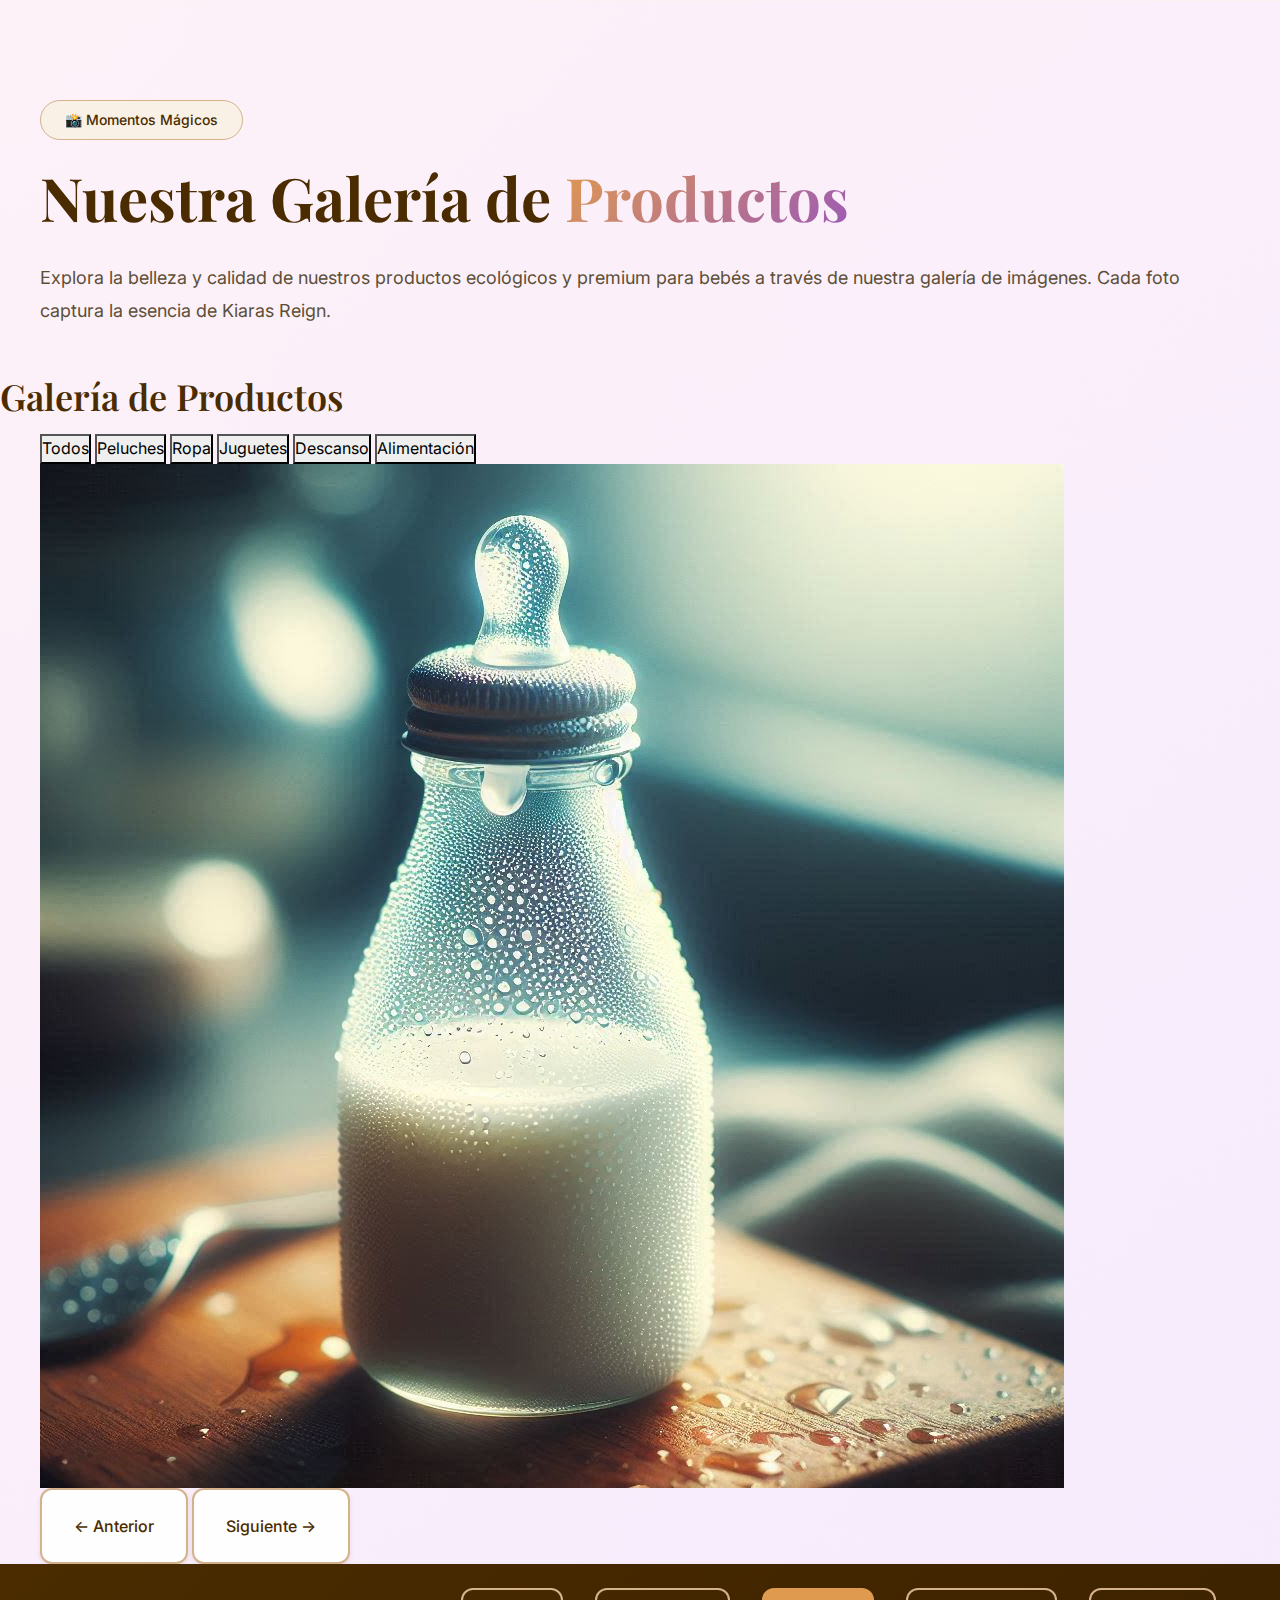
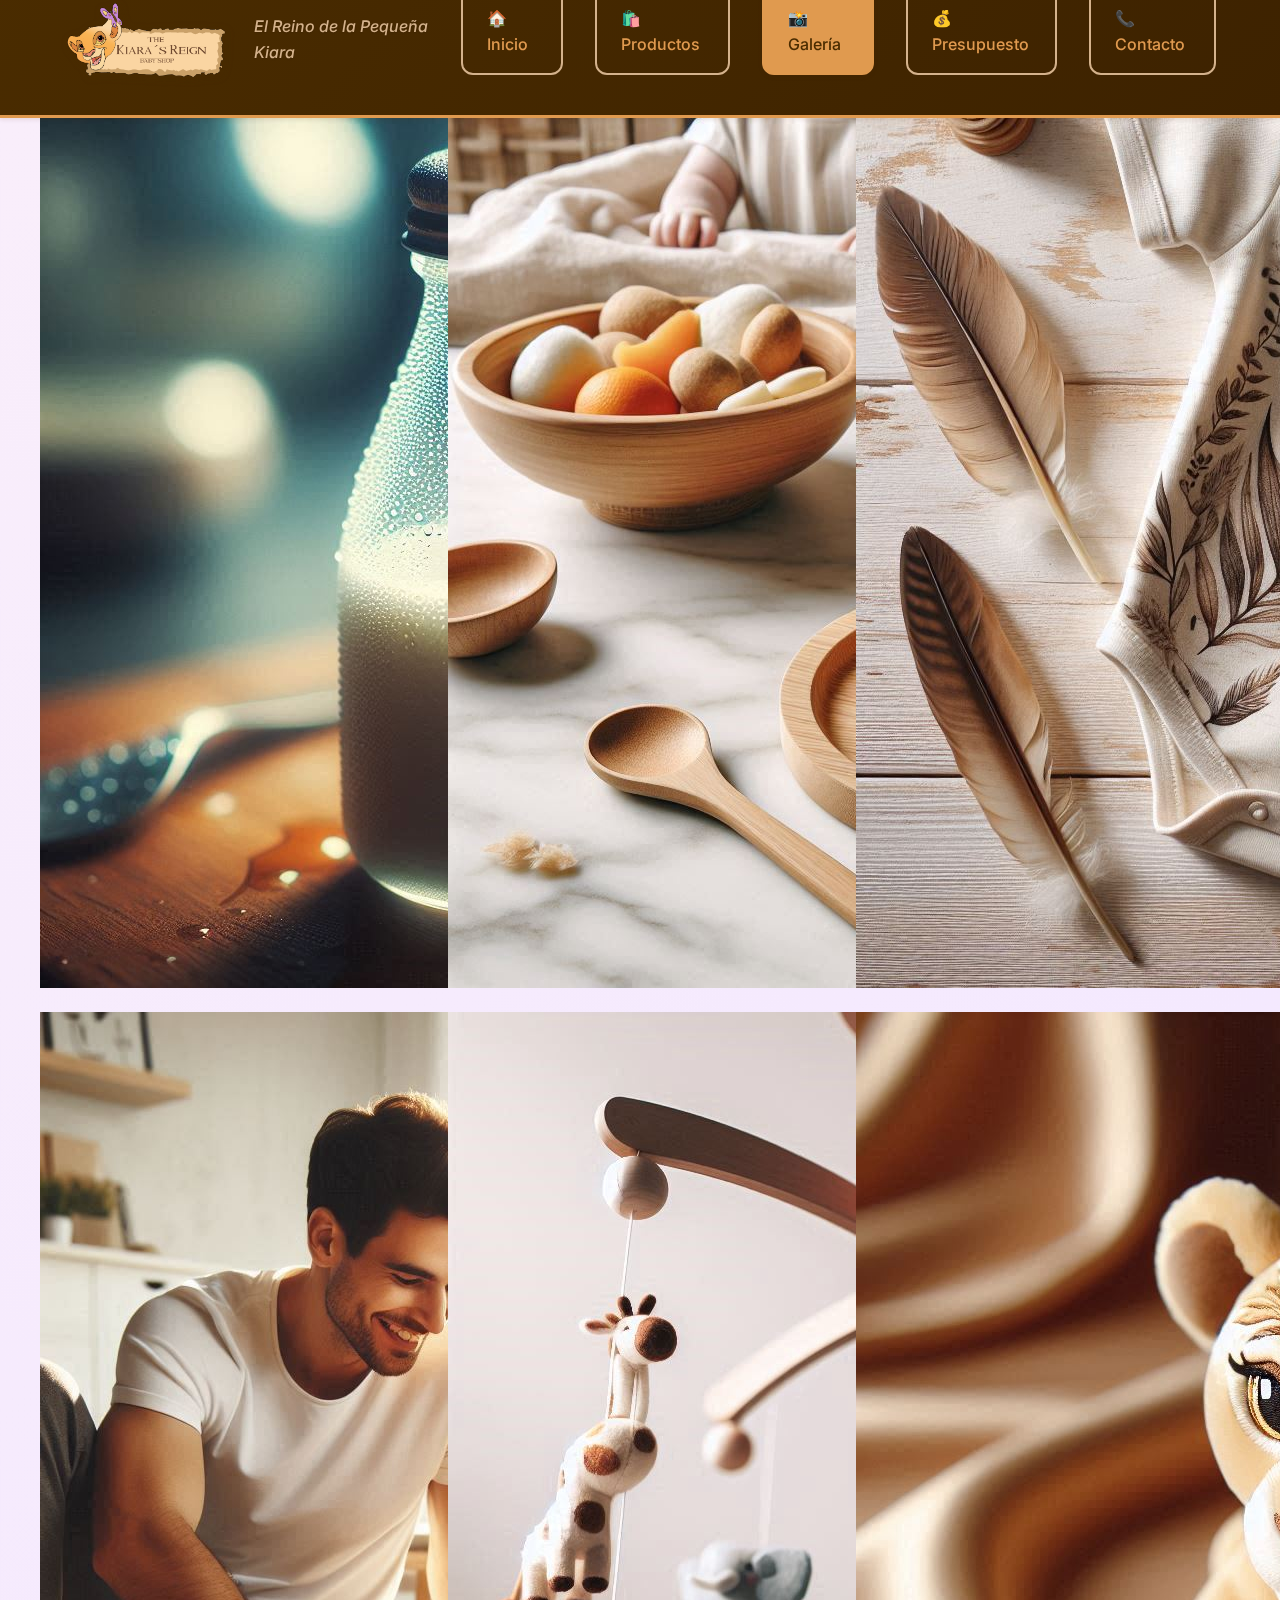
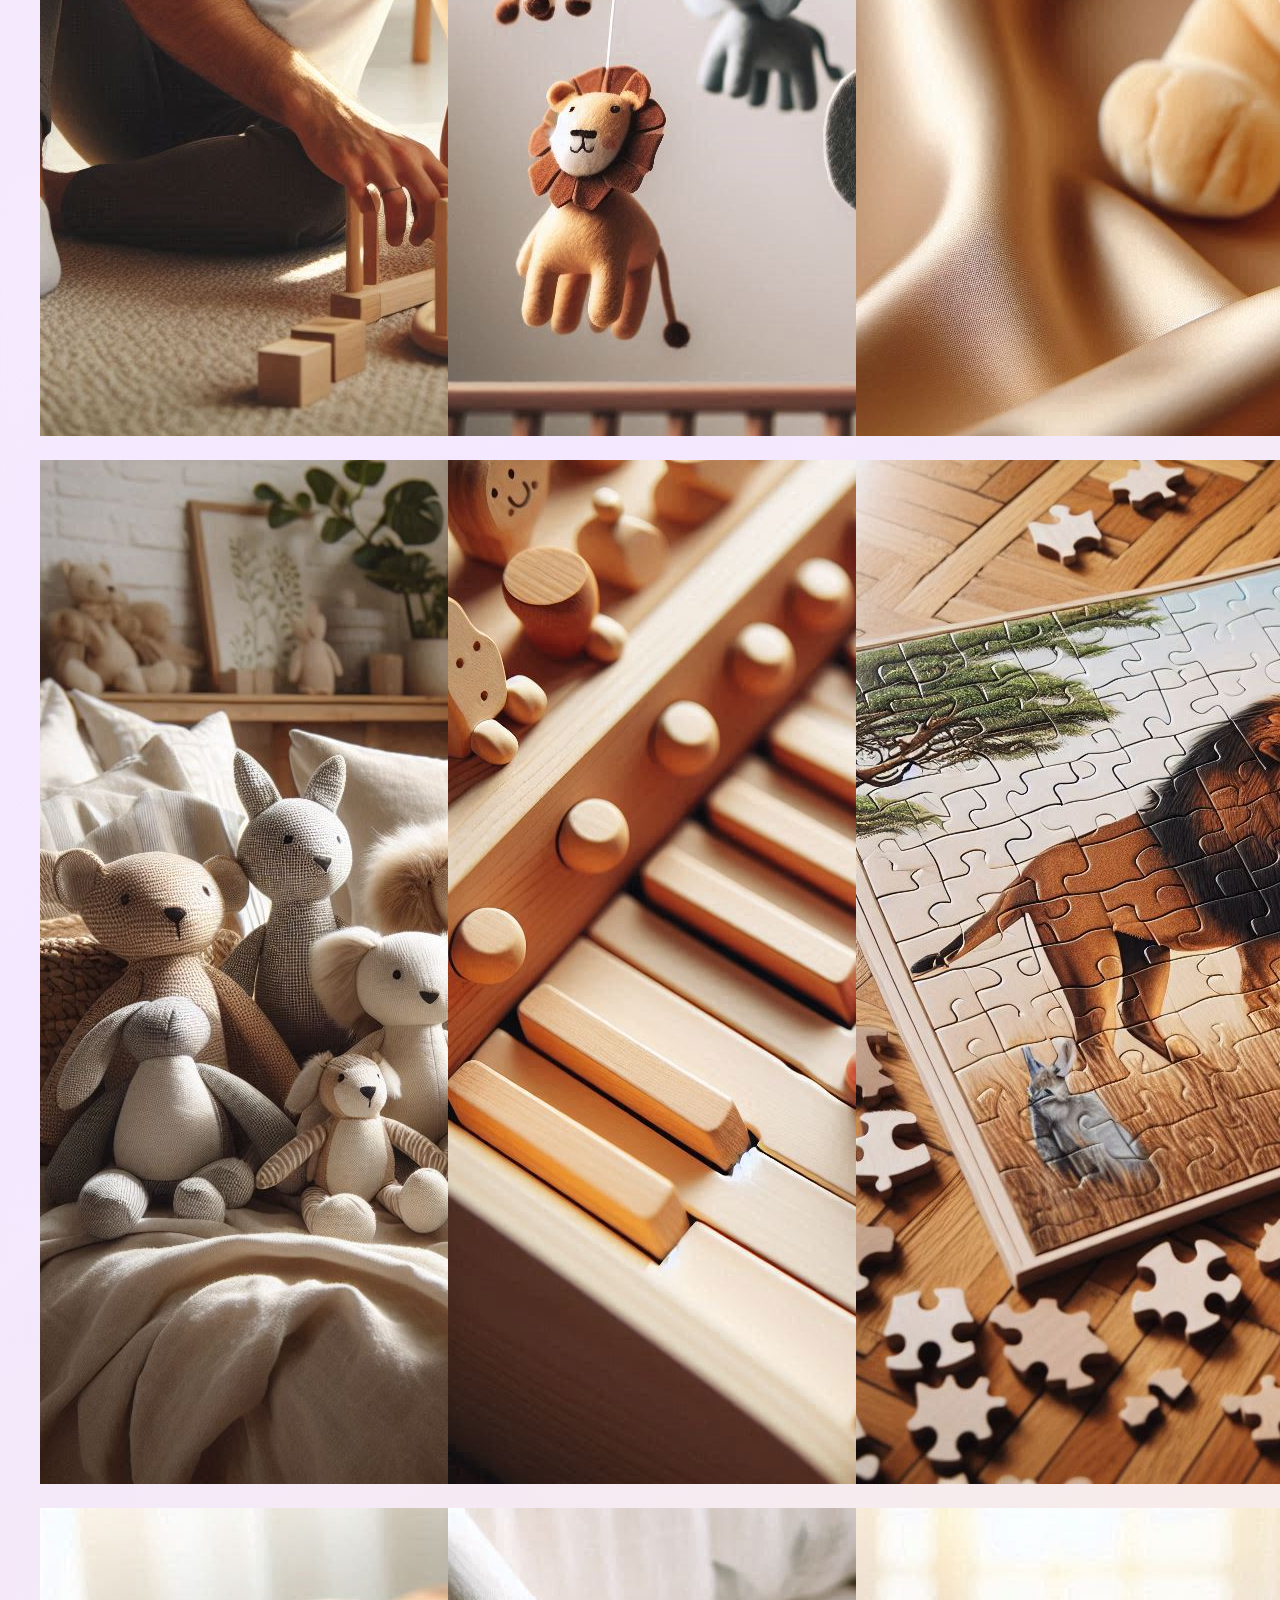
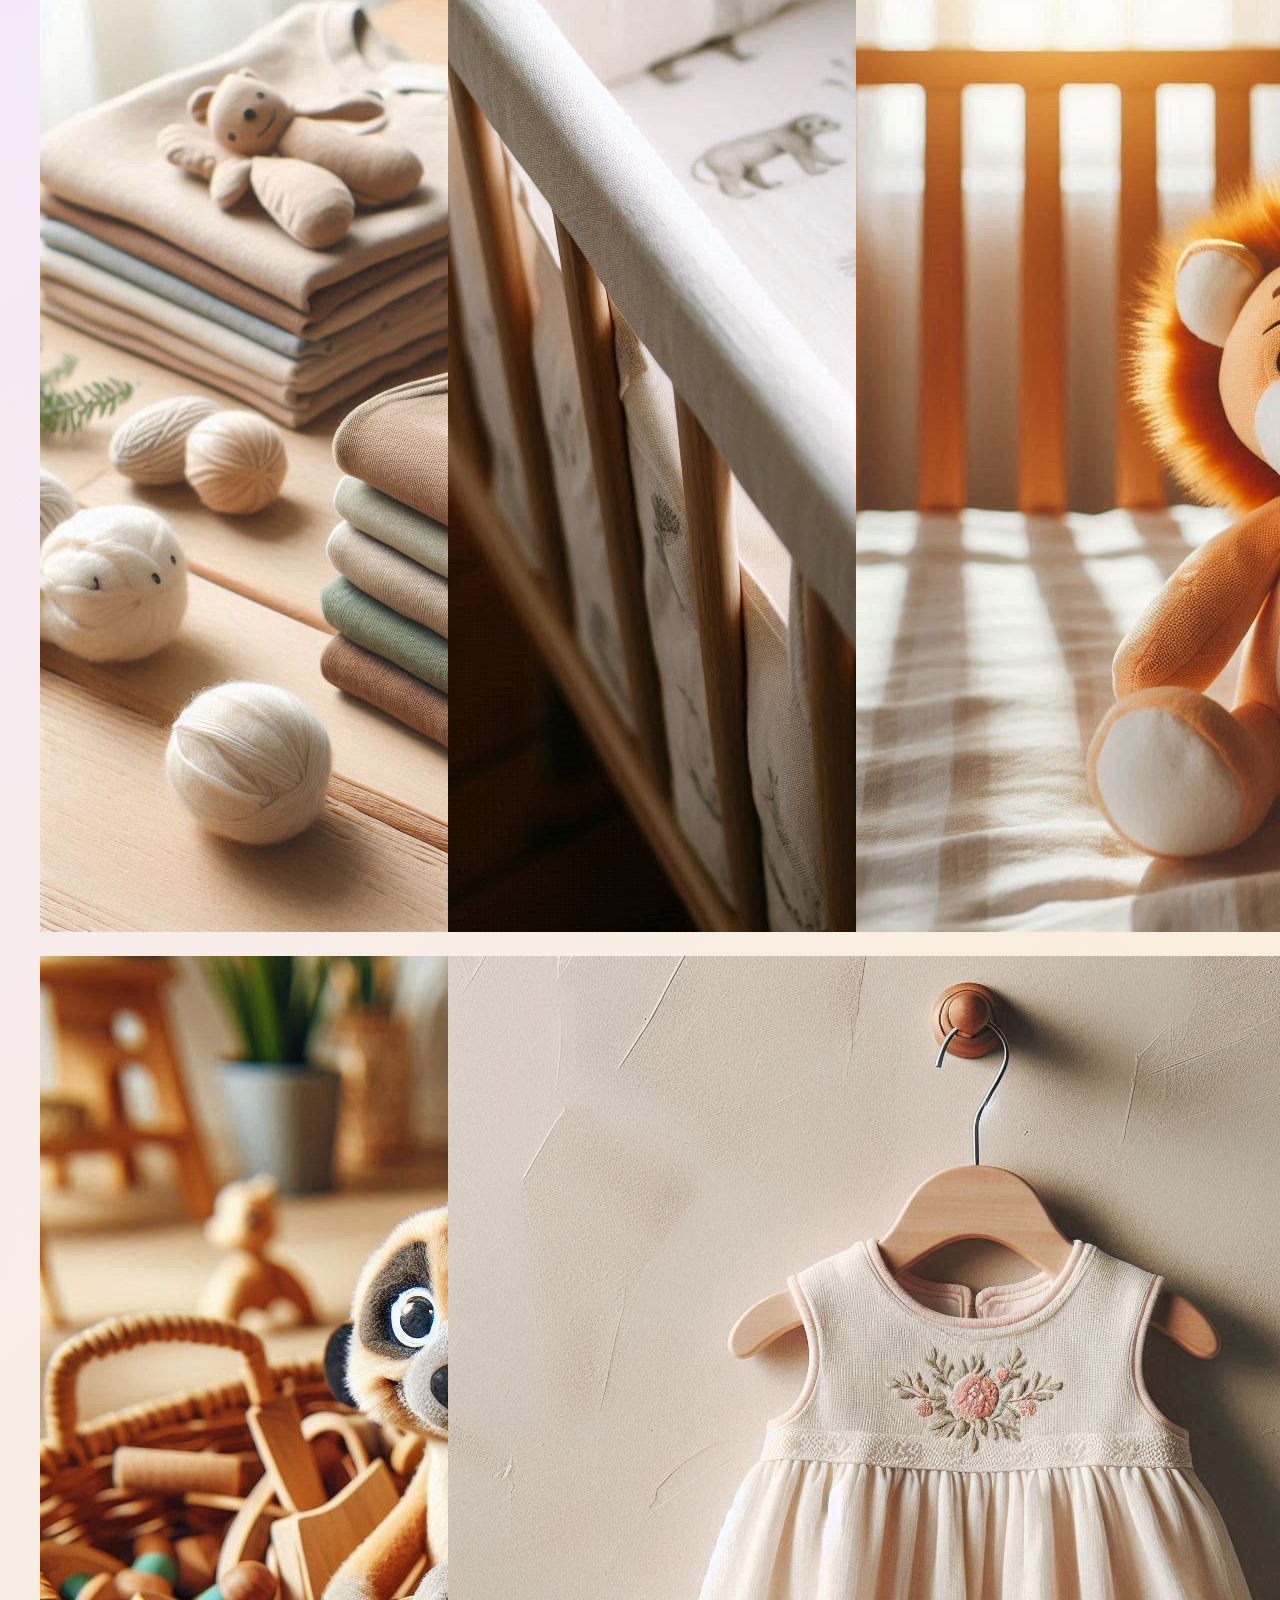
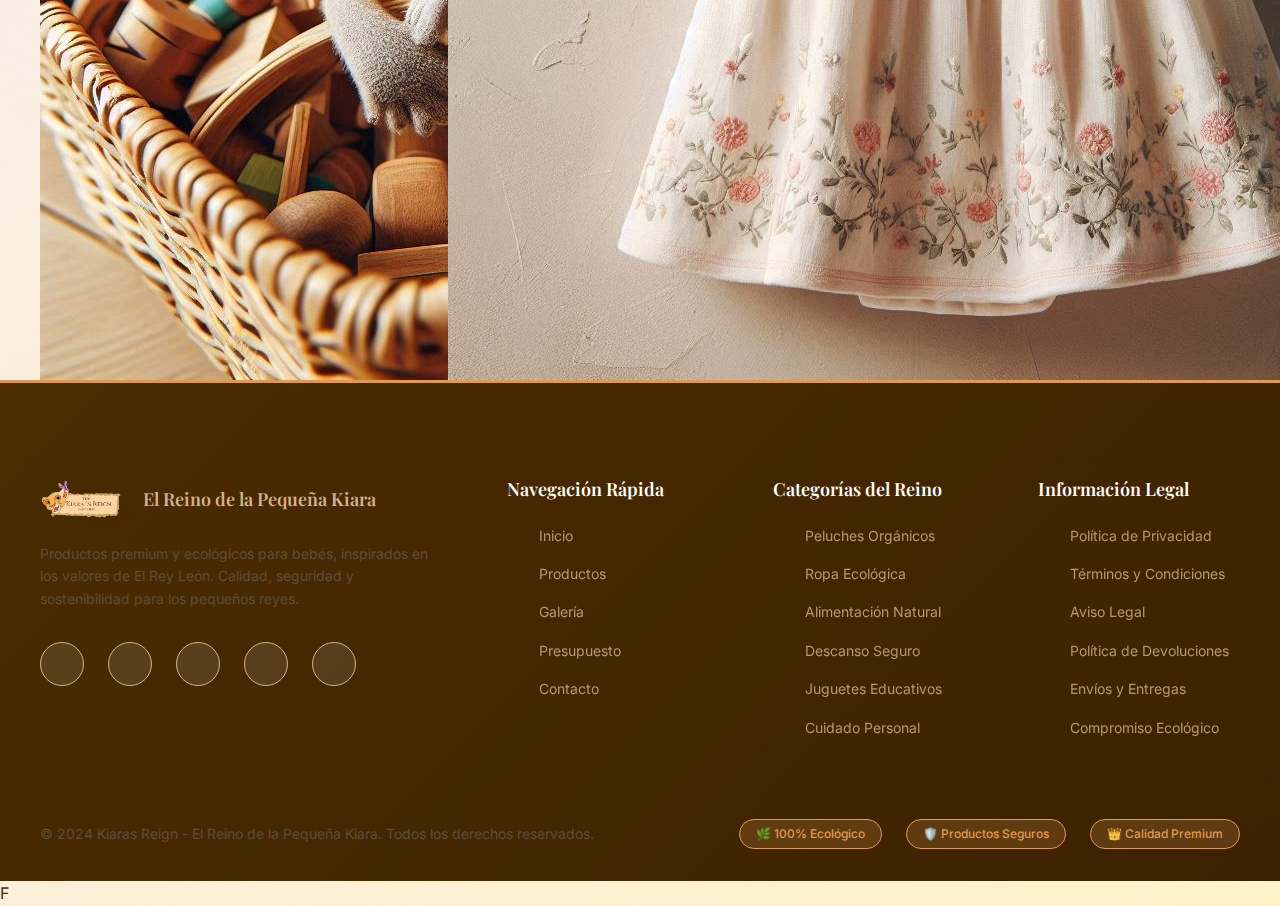
<file: views/galeria.html>
<!DOCTYPE html>
<html lang="es">
<head>
    <meta charset="UTF-8">
    <meta name="viewport" content="width=device-width, initial-scale=1.0">
    <title>Galeria | Kiaras Reign - Tu Reino de Productos Premium para Bebés</title>
    <meta name="description" content="Explora nuestra galería de imágenes de productos ecológicos y premium para bebés. Inspiración y calidad en cada detalle.">
    <meta name="keywords" content="galeria bebés, fotos productos ecológicos, imágenes Rey León, Kiaras Reign, productos premium">
    <meta name="author" content="Kiaras Reign Baby Shop">
    <meta name="robots" content="index, follow">
    
    <!-- Open Graph -->
    <meta property="og:title" content="Galeria | Kiaras Reign">
    <meta property="og:description" content="Explora nuestra galería de productos premium y ecológicos para bebés">
    <meta property="og:type" content="website">
    <meta property="og:url" content="https://kiarasreign.com/galeria">
    <meta property="og:image" content="https://kiarasreign.com/images/galeria-og.jpg">
    
    <link rel="canonical" href="https://kiarasreign.com/galeria">
     <!-- Enlace al CSS de Bootstrap -->
    <link href="https://cdn.jsdelivr.net/npm/bootstrap@5.3.3/dist/css/bootstrap.min.css" rel="stylesheet" integrity="sha384-QWTKZyjpPEjISv5WaRU9OFeRpok6YctnYmDr5pNlyT2bRjXh0JMhjY6hW+ALEwIH" crossorigin="anonymous">
    <link rel="stylesheet" href="../css/style.css">
    <link rel="preconnect" href="https://fonts.googleapis.com">
    <link rel="preconnect" href="https://fonts.gstatic.com" crossorigin>
    <link href="https://fonts.googleapis.com/css2?family=Playfair+Display:wght@400;600;700&family=Inter:wght@300;400;500;600&display=swap" rel="stylesheet">

   
    <link rel="stylesheet" href="https://cdnjs.cloudflare.com/ajax/libs/font-awesome/6.5.2/css/all.min.css" integrity="sha512-SnH5WK+bZxgPHs44uWIX+LLJAJ9/2PkPKZ5QiAj6Ta86w+fsb2TkcmfRyVX3pBnMFcV7oQPJkl9QevSCWr3W6A==" crossorigin="anonymous" referrerpolicy="no-referrer" >
</head>
<body>
    <!-- Header Principal -->
    <header class="main-header">
        <nav class="navbar">
            <div class="nav-container">
                <div class="logo">
                    <div class="logo-icon">
                        <img src="../images/logo.png" width="1241" height="570" alt="Kiaras Reign - El Reino de la Pequeña Kiara" class="logo-image">
                    </div>
                    <div class="logo-text">
                        <span class="tagline">El Reino de la Pequeña Kiara</span>
                    </div>
                </div>

                <ul class="nav-menu">
                    <li><a href="../index.html" class="nav-link">🏠 Inicio</a></li>
                    <li><a href="productos.html" class="nav-link">🛍️ Productos</a></li>
                    <li><a href="galeria.html" class="nav-link active">📸 Galería</a></li>
                    <li><a href="presupuesto.html" class="nav-link">💰 Presupuesto</a></li>
                    <li><a href="contacto.html" class="nav-link">📞 Contacto</a></li>
                </ul>
                <div class="hamburger">
                    <span></span>
                    <span></span>
                    <span></span>
                </div>
            </div>
        </nav>
    </header>

    <!-- Contenido Principal -->
    <main class="main-content">
        <!-- Hero de Galería -->
        <section class="gallery-hero">
            <div class="container">
                <div class="hero-content">
                    <div class="section-badge">📸 Momentos Mágicos</div>
                    <h1 class="hero-title">
                        Nuestra Galería de 
                        <span class="text-gradient">Productos</span>
                    </h1>
                    <p class="hero-description">
                        Explora la belleza y calidad de nuestros productos ecológicos y premium para bebés a través de nuestra galería de imágenes. Cada foto captura la esencia de Kiaras Reign.
                    </p>
                </div>
            </div>
        </section>

        <!-- Sección de Galería Principal -->

<section class="gallery-main-section">

    <h2>Galería de Productos</h2>
    <div class="container">
        <!-- Filtros de la Galería -->
        <div class="gallery-filters">
            <button class="filter-btn active" data-category="all">Todos</button>
            <button class="filter-btn" data-category="peluches">Peluches</button>
            <button class="filter-btn" data-category="ropa">Ropa</button>
            <button class="filter-btn" data-category="juguetes">Juguetes</button>
            <button class="filter-btn" data-category="descanso">Descanso</button>
            <button class="filter-btn" data-category="alimentacion">Alimentación</button>
        </div>

        <!-- Visor Principal de la Galería -->
        <div class="gallery-display">
            <img src="../images/bodegón.jpg" alt="Imagen principal de la galería" id="main-gallery-image" class="main-gallery-image">
            <div class="gallery-controls">
                <button id="prev-btn" class="btn btn-secondary">← Anterior</button>
                <button id="next-btn" class="btn btn-secondary">Siguiente →</button>
            </div>
        </div>

        <!-- Grid de Miniaturas -->
                        <div class="row row-cols-1 row-cols-md-2 row-cols-lg-3 g-4" id="gallery-grid">

            <!-- Las imágenes de la galería se cargarán aquí  -->
        </div>
    </div>
</section>

    </main>

    <!-- Footer -->
    <footer class="main-footer">
        <div class="container">
            <div class="footer-content">
                <div class="footer-section">
                    <div class="footer-logo">
                        <div class="logo-icon"><img src="../images/logo.png" width="1241" height="570" alt="Kiaras Reign" class="footer-logo-image"></div>
                        <div class="logo-text">
                            <span>El Reino de la Pequeña Kiara</span>
                            
                        </div>
                    </div>
                    <p class="footer-description">
                        Productos premium y ecológicos para bebés, inspirados en los valores 
                        de El Rey León. Calidad, seguridad y sostenibilidad para los pequeños reyes.
                    </p>
                    <div class="footer-social">
                         <a href="#" class="social-icon-link" aria-label="Facebook">
                             <i class="fab fa-facebook-f"></i>
                         </a>
                         <a href="#" class="social-icon-link" aria-label="Instagram">
                             <i class="fab fa-instagram"></i>
                         </a>
                         <a href="#" class="social-icon-link" aria-label="TikTok">
                             <i class="fab fa-tiktok"></i>
                         </a>
                         <a href="#" class="social-icon-link" aria-label="YouTube">
                             <i class="fab fa-youtube"></i>
                         </a>
                         <a href="#" class="social-icon-link" aria-label="Pinterest">
                             <i class="fab fa-pinterest"></i>
                         </a>
</div>
                </div>
                
                <div class="footer-section">
                    <h4 class="footer-title">Navegación Rápida</h4>
                    <ul class="footer-links">
                        <li><a href="index.html"> Inicio</a></li>
                        <li><a href="productos.html"> Productos</a></li>
                        <li><a href="galeria.html">Galería</a></li> 
                        <li><a href="presupuesto.html"> Presupuesto</a></li>
                        <li><a href="contacto.html"> Contacto</a></li>
                    </ul>
                </div>
                
                <div class="footer-section">
                    <h4 class="footer-title">Categorías del Reino</h4>
                    <ul class="footer-links">
                        <li><a href="productos.html"> Peluches Orgánicos</a></li>
                        <li><a href="productos.html"> Ropa Ecológica</a></li>
                        <li><a href="productos.html"> Alimentación Natural</a></li>
                        <li><a href="productos.html"> Descanso Seguro</a></li>
                        <li><a href="productos.html"> Juguetes Educativos</a></li>
                        <li><a href="productos.html"> Cuidado Personal</a></li>
                    </ul>
                </div>
                
                <div class="footer-section">
                    <h4 class="footer-title">Información Legal</h4>
                    <ul class="footer-links">
                        <li><a href="#"> Política de Privacidad</a></li>
                        <li><a href="#"> Términos y Condiciones</a></li>
                        <li><a href="#"> Aviso Legal</a></li>
                        <li><a href="#"> Política de Devoluciones</a></li>
                        <li><a href="#"> Envíos y Entregas</a></li>
                        <li><a href="#"> Compromiso Ecológico</a></li>
                    </ul>
                </div>
            </div>
            
            <div class="footer-bottom">
                <div class="footer-bottom-content">
                    <p>&copy; 2024 Kiaras Reign - El Reino de la Pequeña Kiara. Todos los derechos reservados.</p>
                    <div class="footer-badges">
                        <span class="badge">🌿 100% Ecológico</span>
                        <span class="badge">🛡️ Productos Seguros</span>
                        <span class="badge">👑 Calidad Premium</span>
                    </div>
                </div>
            </div>
        </div>
    </footer>

    <script src="../js/script.js"></script>

        <!-- Enlace al JavaScript de Bootstrap (Bundle con Popper ) -->
    <script src="https://cdn.jsdelivr.net/npm/bootstrap@5.3.3/dist/js/bootstrap.bundle.min.js" integrity="sha384-YvpcrYf0tY3lHB60NNkmXc5s9fDVZLESaAA55NDzOxhy9GkcIdslK1eN7N6jIeHz" crossorigin="anonymous"></script>

</body>
</html>
F
</file>
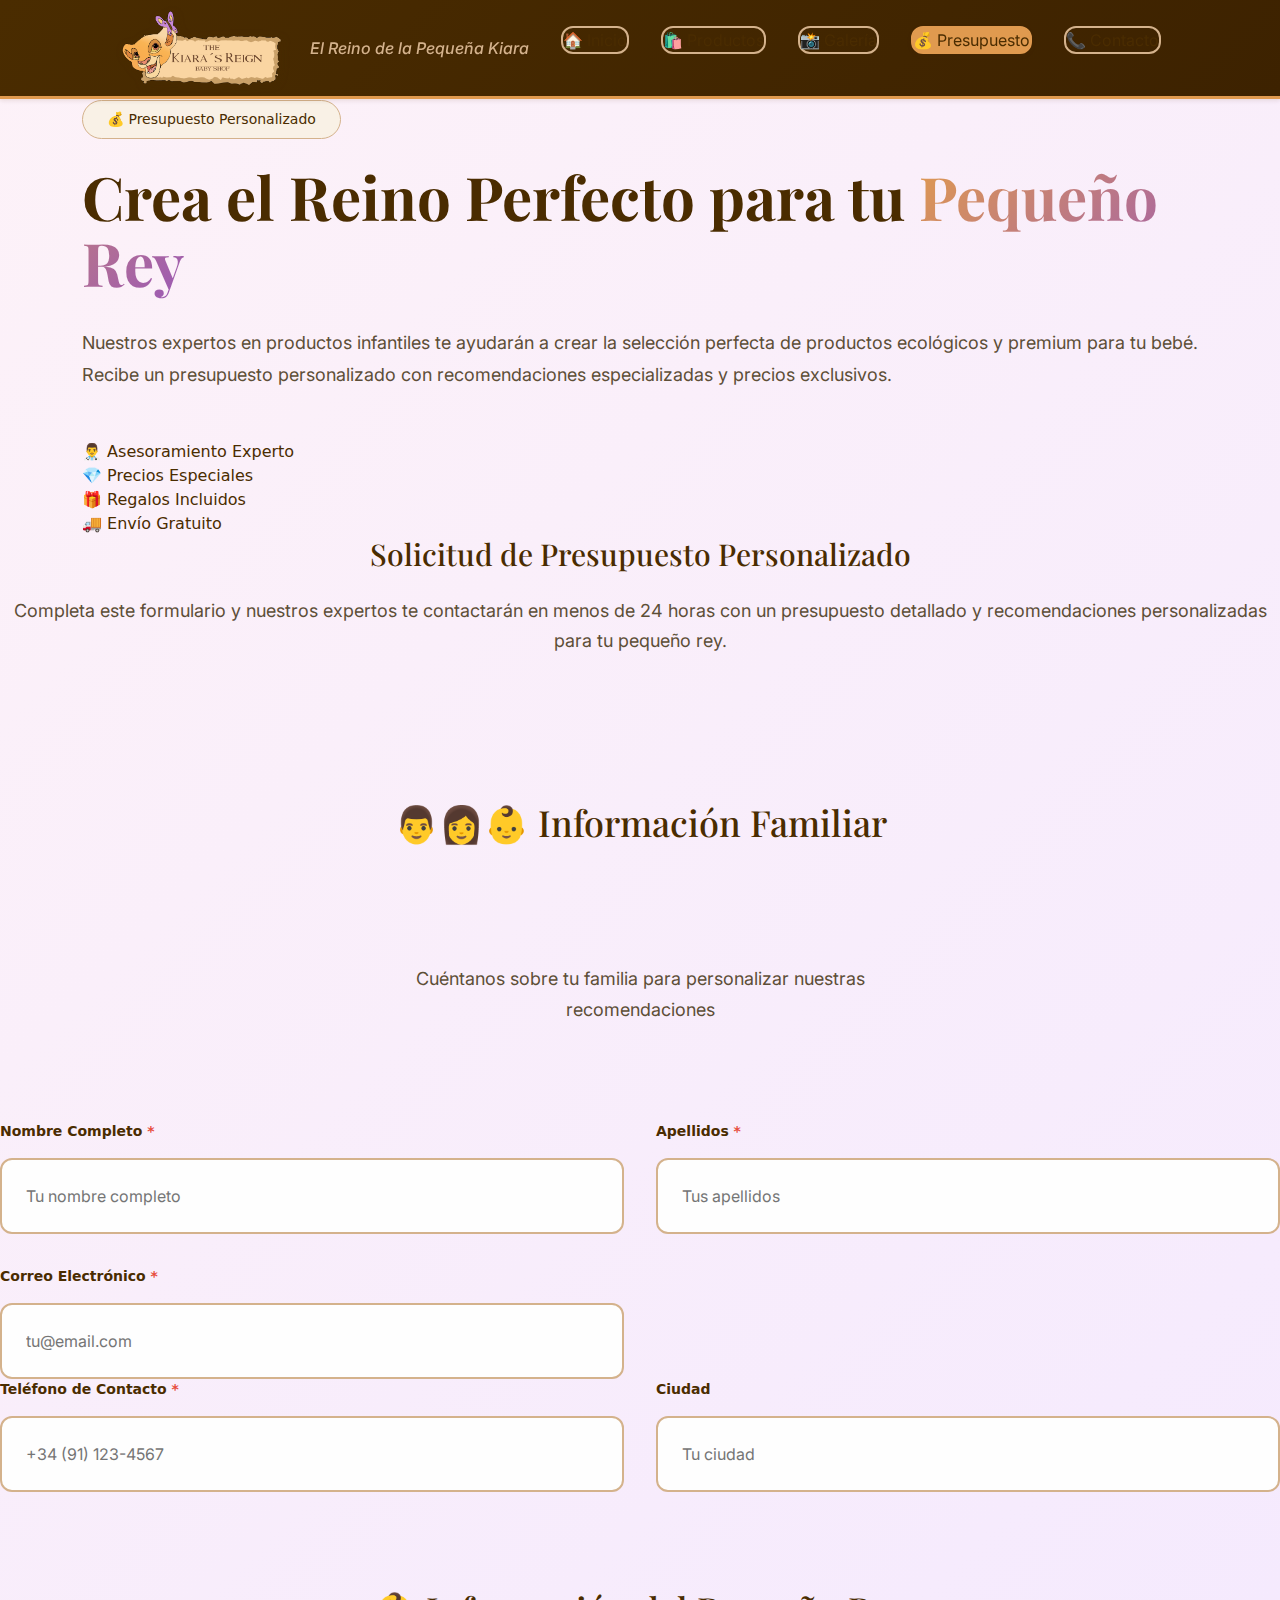
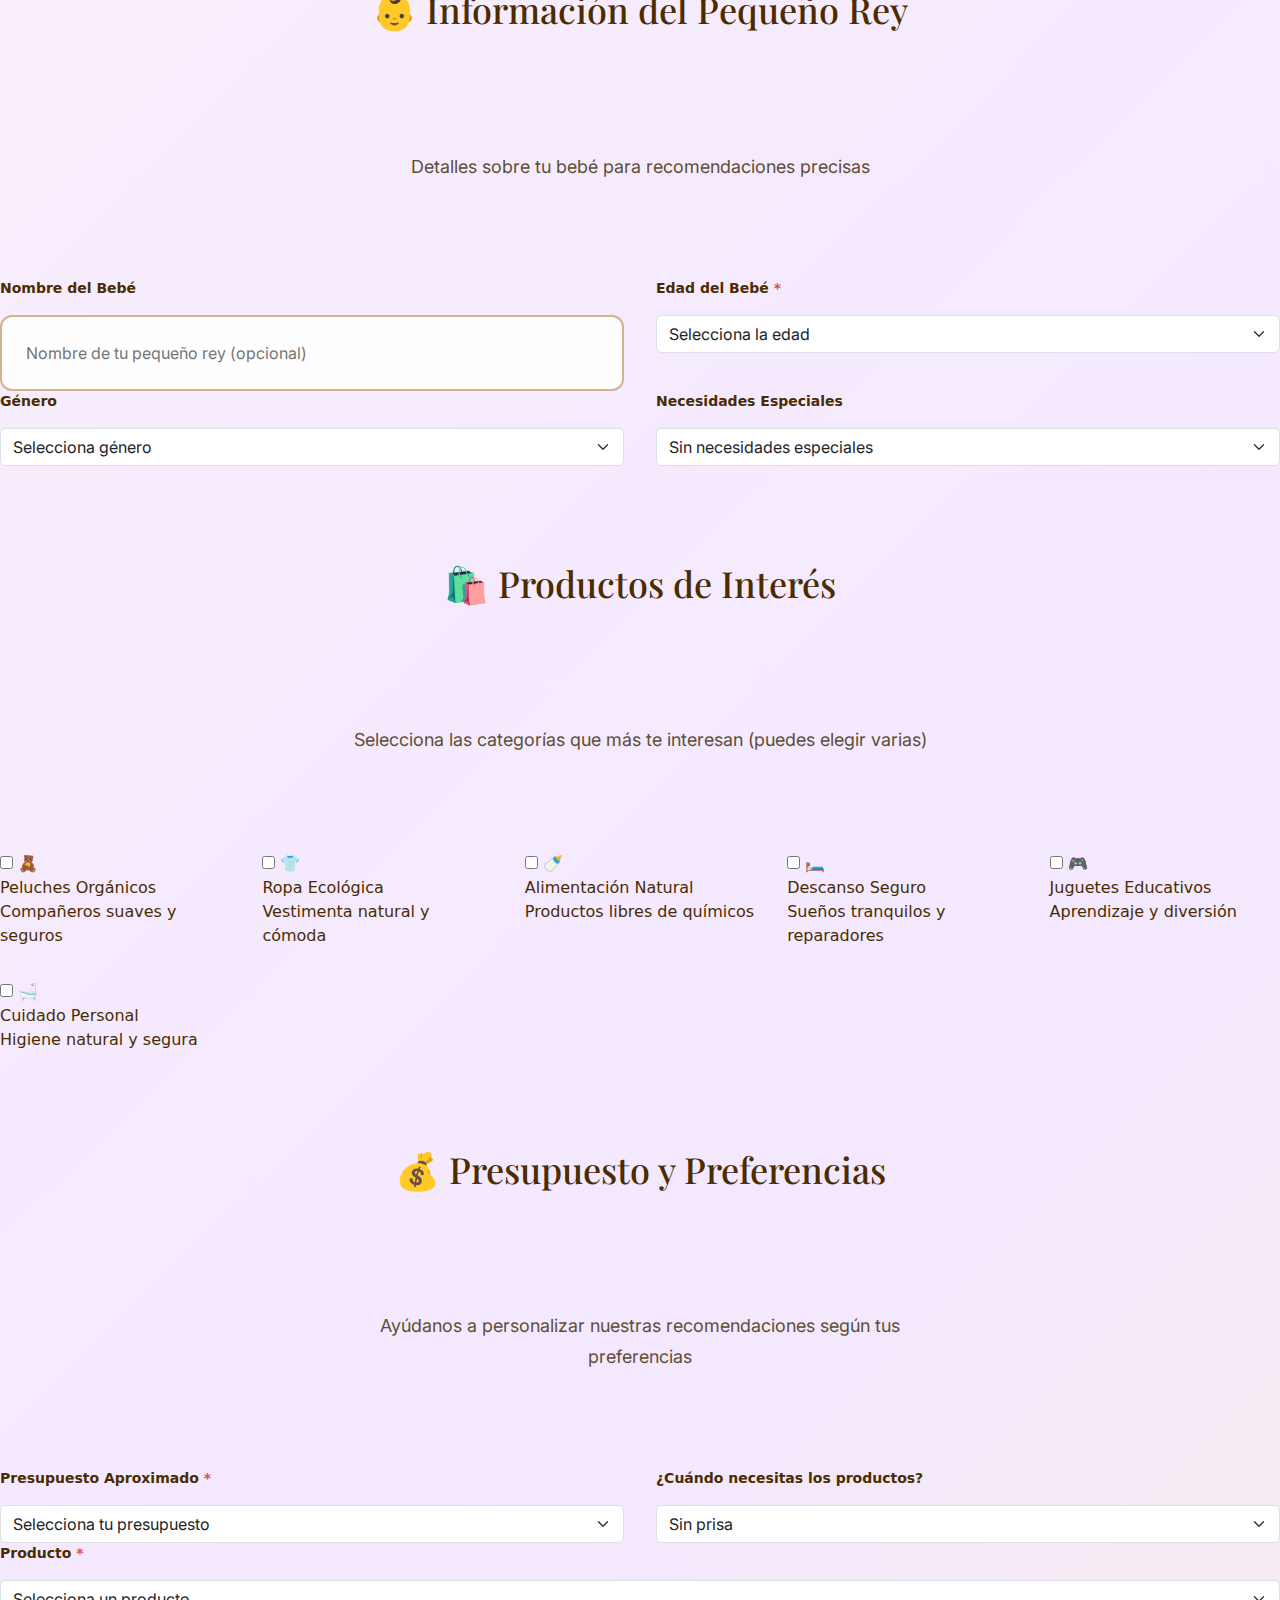
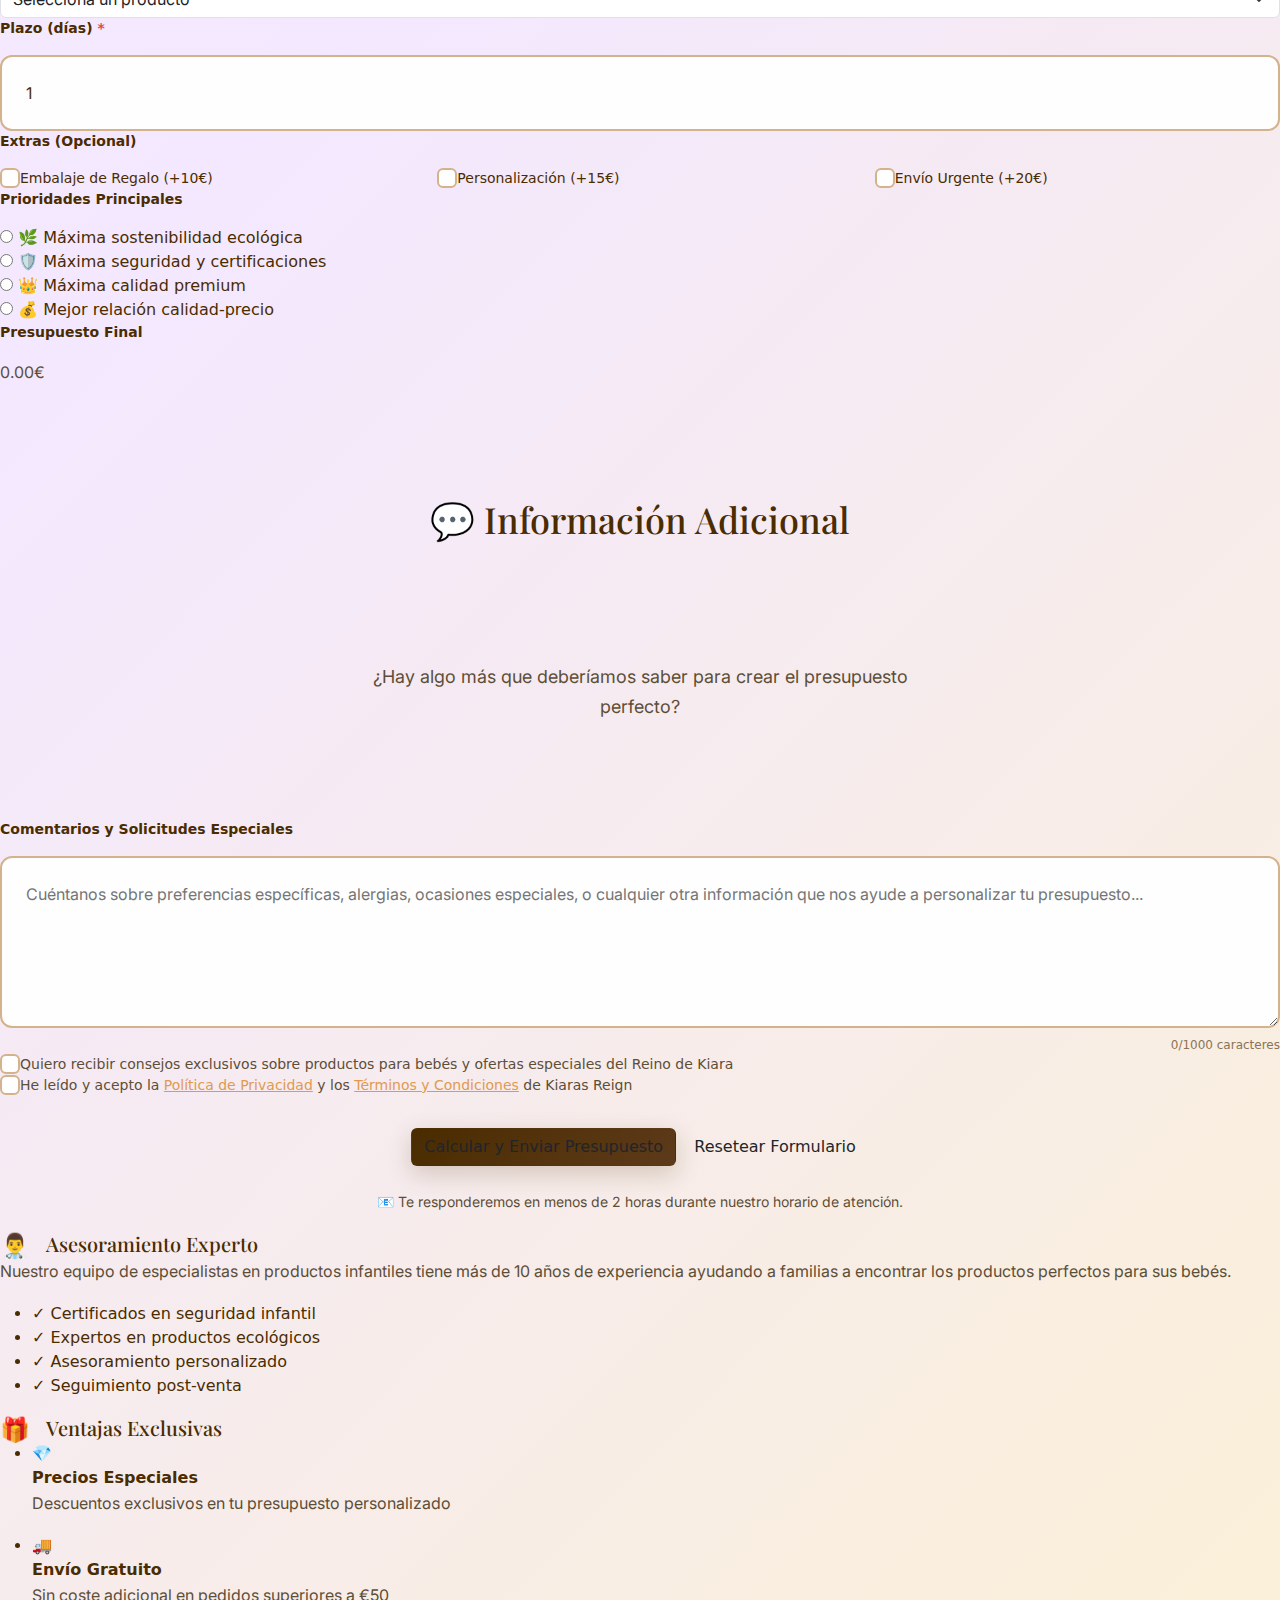
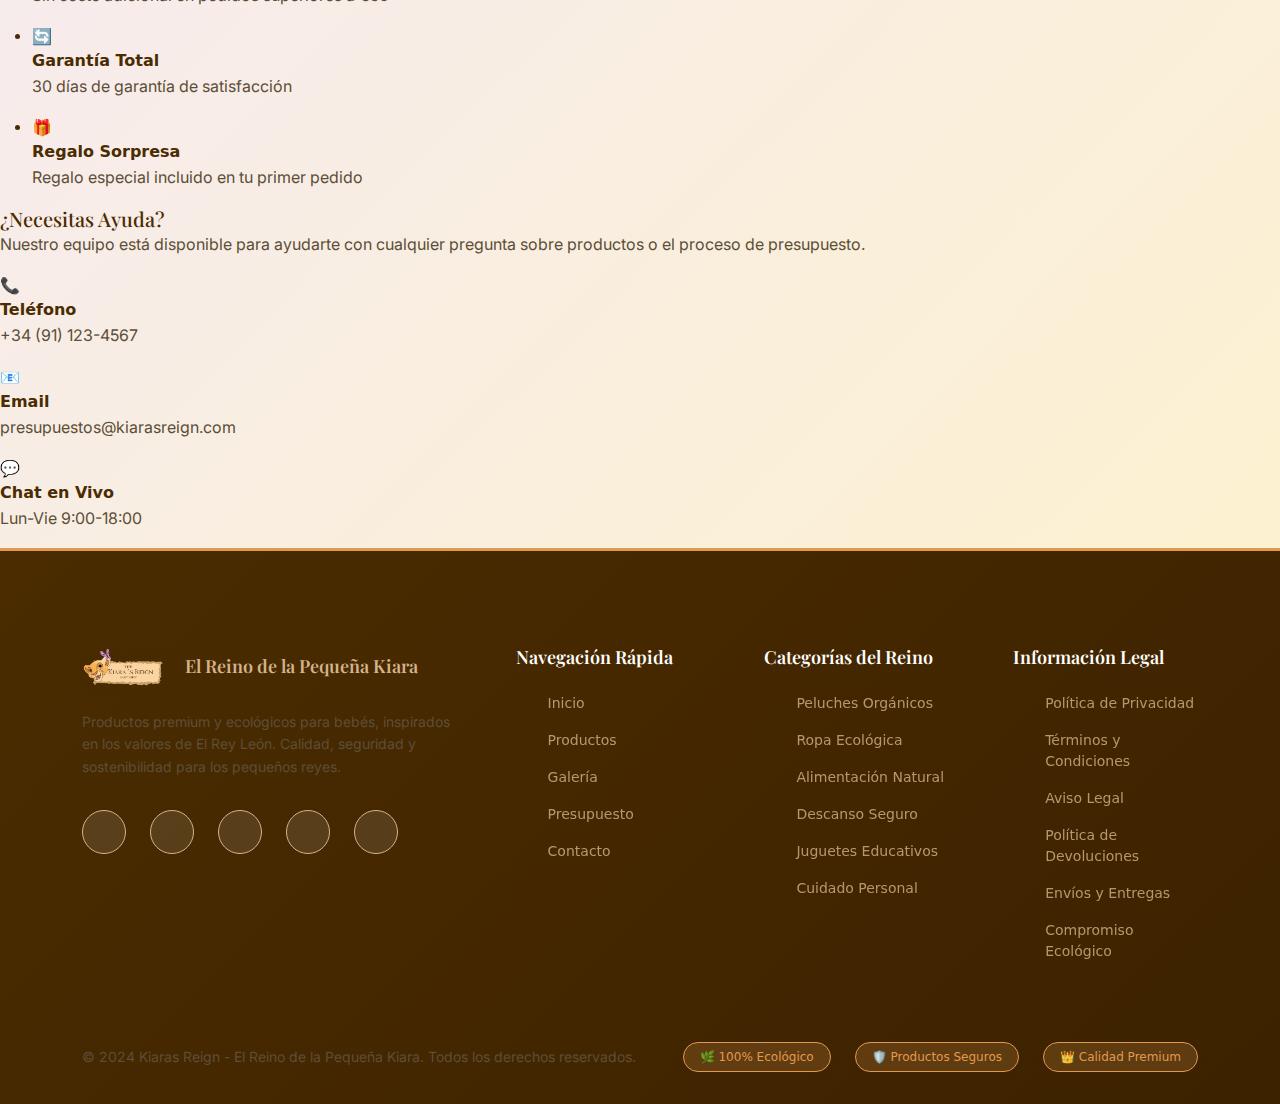
<file: views/presupuesto.html>
<!DOCTYPE html>
<html lang="es">
<head>
    <meta charset="UTF-8">
    <meta name="viewport" content="width=device-width, initial-scale=1.0">
    <title>Solicitar Presupuesto | Kiaras Reign - Productos Premium para Bebés</title>
    <meta name="description" content="Solicita un presupuesto personalizado para productos premium y ecológicos para bebés. Asesoramiento experto y precios especiales en Kiaras Reign.">
    <meta name="keywords" content="presupuesto bebés, productos ecológicos personalizados, asesoramiento infantil, Rey León, presupuesto personalizado">
    <meta name="author" content="Kiaras Reign Baby Shop">
    <meta name="robots" content="index, follow">
    
    <!-- Open Graph -->
    <meta property="og:title" content="Solicitar Presupuesto | Kiaras Reign">
    <meta property="og:description" content="Obtén un presupuesto personalizado para productos premium y ecológicos para bebés">
    <meta property="og:type" content="website">
    <meta property="og:url" content="https://kiarasreign.com/presupuesto">
    <meta property="og:image" content="https://kiarasreign.com/images/presupuesto-og.jpg">
    
    <link rel="canonical" href="https://kiarasreign.com/presupuesto">
    <link rel="stylesheet" href="../css/style.css">
    <link rel="preconnect" href="https://fonts.googleapis.com">
    <link rel="preconnect" href="https://fonts.gstatic.com" crossorigin>
    <link href="https://fonts.googleapis.com/css2?family=Playfair+Display:wght@400;600;700&family=Inter:wght@300;400;500;600&display=swap" rel="stylesheet">

    <!-- Enlace al CSS de Bootstrap -->
    <link href="https://cdn.jsdelivr.net/npm/bootstrap@5.3.3/dist/css/bootstrap.min.css" rel="stylesheet" integrity="sha384-QWTKZyjpPEjISv5WaRU9OFeRpok6YctnYmDr5pNlyT2bRjXh0JMhjY6hW+ALEwIH" crossorigin="anonymous">

    <!-- Enlace al JavaScript de Bootstrap (Bundle con Popper ) -->
    <script src="https://cdn.jsdelivr.net/npm/bootstrap@5.3.3/dist/js/bootstrap.bundle.min.js" integrity="sha384-YvpcrYf0tY3lHB60NNkmXc5s9fDVZLESaAA55NDzOxhy9GkcIdslK1eN7N6jIeHz" crossorigin="anonymous"></script>


    <link rel="stylesheet" href="https://cdnjs.cloudflare.com/ajax/libs/font-awesome/6.5.2/css/all.min.css" integrity="sha512-SnH5WK+bZxgPHs44uWIX+LLJAJ9/2PkPKZ5QiAj6Ta86w+fsb2TkcmfRyVX3pBnMFcV7oQPJkl9QevSCWr3W6A==" crossorigin="anonymous" referrerpolicy="no-referrer" >
</head>
<body>
    <!-- Header Principal -->
    <header class="main-header">
    <nav class="navbar">
             <div class="nav-container">
                        <div class="logo">
                <div class="logo-icon">
                    <img src="../images/logo.png" width="1241" height="570" alt="Kiaras Reign - El Reino de la Pequeña Kiara" class="logo-image">
                </div>
                <div class="logo-text">
                    <span class="tagline">El Reino de la Pequeña Kiara</span>
                </div>
            </div>

            <ul class="nav-menu">
                <li><a href="../index.html" class="nav-link">🏠 Inicio</a></li>
                <li><a href="productos.html" class="nav-link">🛍️ Productos</a></li>
                <li><a href="galeria.html" class="nav-link">📸 Galería</a></li>
                <li><a href="presupuesto.html" class="nav-link active">💰 Presupuesto</a></li>
                <li><a href="contacto.html" class="nav-link">📞 Contacto</a></li>
            </ul>

            <div class="hamburger">
                <span></span>
                <span></span>
                <span></span>
            </div>
        </div>
    </nav>

</header>    <!-- Contenido Principal -->
    <main class="main-content">
        <!-- Hero de Presupuesto -->
        <section class="budget-hero">
            <div class="container">
                <div class="hero-content">
                    <div class="section-badge">💰 Presupuesto Personalizado</div>
                    <h1 class="hero-title">
                        Crea el Reino Perfecto para tu 
                        <span class="text-gradient">Pequeño Rey</span>
                    </h1>
                    <p class="hero-description">
                        Nuestros expertos en productos infantiles te ayudarán a crear la selección 
                        perfecta de productos ecológicos y premium para tu bebé. Recibe un presupuesto 
                        personalizado con recomendaciones especializadas y precios exclusivos.
                    </p>
                    <div class="hero-benefits">
                        <div class="benefit-item">
                            <span class="benefit-icon">👨‍⚕️</span>
                            <span>Asesoramiento Experto</span>
                        </div>
                        <div class="benefit-item">
                            <span class="benefit-icon">💎</span>
                            <span>Precios Especiales</span>
                        </div>
                        <div class="benefit-item">
                            <span class="benefit-icon">🎁</span>
                            <span>Regalos Incluidos</span>
                        </div>
                        <div class="benefit-item">
                            <span class="benefit-icon">🚚</span>
                            <span>Envío Gratuito</span>
                        </div>
                    </div>
                </div>
            </div>
        </section>

        <!-- Formulario de Presupuesto -->
        <section class="budget-form-section">
            <div class="container"></div>
                <div class="form-layout">
                    <div class="form-container">
                        <div class="form-header">
                            <h2 class="form-title">Solicitud de Presupuesto Personalizado</h2>
                            <p class="form-description">
                                Completa este formulario y nuestros expertos te contactarán en menos de 24 horas 
                                con un presupuesto detallado y recomendaciones personalizadas para tu pequeño rey.
                            </p>
                        </div>
                        

                        <form id="budgetForm" class="budget-form">
 
                            <!-- Información Personal -->
                            <div class="form-section">
                                <div class="section-header">
                                    <h3 class="section-title">
                                        <span class="section-icon">👨‍👩‍👶</span>
                                        Información Familiar
                                    </h3>
                                    <p class="section-description">Cuéntanos sobre tu familia para personalizar nuestras recomendaciones</p>
                                </div>
                                
                                <div class="form-row">
                                    <div class="form-group">
                                        <label for="nombre" class="form-label required">Nombre Completo</label>

                                        <input type="text" id="nombre" name="nombre" class="form-input" 
                                                placeholder="Tu nombre completo"
                                                autocomplete="name">

                                        <div class="form-error" id="nombre-error"></div>
                                    </div>

                                     <div class="form-group">
                            <label for="apellidos" class="form-label required">Apellidos</label>
                            <input type="text" id="apellidos" name="apellidos" class="form-input" 
                                   placeholder="Tus apellidos"
                                   autocomplete="family-name">
                            <div class="form-error" id="apellidos-error"></div>
                        </div>
                                    
                                    <div class="form-group">
                                        <label for="email" class="form-label required">Correo Electrónico</label>
                                        <input type="email" id="email" name="email" class="form-input" 
                                                placeholder="tu@email.com"
                                                autocomplete="email">    
                                        <div class="form-error" id="email-error"></div>
                                    </div>
                                </div>

                                <div class="form-row">
                                    <div class="form-group">
                                        <label for="telefono" class="form-label required">Teléfono de Contacto</label>

                                        <input type="tel" id="telefono" name="telefono" class="form-input" 
                                                placeholder="+34 (91) 123-4567"
                                                autocomplete="tel">

                                        <div class="form-error" id="telefono-error"></div>
                                    </div>
                                    
                                    <div class="form-group">
                                        <label for="ciudad" class="form-label">Ciudad</label>
                                        <input type="text" id="ciudad" name="ciudad" class="form-input" 
                                               placeholder="Tu ciudad"
                                               autocomplete="address-level2">
                                    </div>
                                </div>
                            </div>

                            <!-- Información del Bebé -->
                            <div class="form-section">
                                <div class="section-header">
                                    <h3 class="section-title">
                                        <span class="section-icon">👶</span>
                                        Información del Pequeño Rey
                                    </h3>
                                    <p class="section-description">Detalles sobre tu bebé para recomendaciones precisas</p>
                                </div>
                                
                                <div class="form-row">
                                    <div class="form-group">
                                        <label for="nombre-bebe" class="form-label">Nombre del Bebé</label>
                                        <input type="text" id="nombre-bebe" name="nombre-bebe" class="form-input" 
                                               placeholder="Nombre de tu pequeño rey (opcional)">
                                    </div>
                                    
                                    <div class="form-group">
                                        <label for="edad-bebe" class="form-label required">Edad del Bebé</label>
                                        <select id="edad-bebe" name="edad-bebe" class="form-select">
                                            <option value="">Selecciona la edad</option>
                                            <option value="esperando">Esperando bebé</option>
                                            <option value="0-3-meses">0-3 meses</option>
                                            <option value="3-6-meses">3-6 meses</option>
                                            <option value="6-12-meses">6-12 meses</option>
                                            <option value="12-18-meses">12-18 meses</option>
                                            <option value="18-24-meses">18-24 meses</option>
                                            <option value="2-3-anos">2-3 años</option>
                                        </select>
                                        <div class="form-error" id="edad-bebe-error"></div>
                                    </div>
                                </div>

                                <div class="form-row">
                                    <div class="form-group">
                                        <label for="genero-bebe" class="form-label">Género</label>
                                        <select id="genero-bebe" name="genero-bebe" class="form-select">
                                            <option value="">Selecciona género</option>
                                            <option value="nino">Niño</option>
                                            <option value="nina">Niña</option>
                                            <option value="sorpresa">Sorpresa</option>
                                            <option value="no-especificar">Prefiero no especificar</option>
                                        </select>
                                    </div>
                                    
                                    <div class="form-group">
                                        <label for="necesidades-especiales" class="form-label">Necesidades Especiales</label>
                                        <select id="necesidades-especiales" name="necesidades-especiales" class="form-select">
                                            <option value="">Sin necesidades especiales</option>
                                            <option value="alergias">Alergias conocidas</option>
                                            <option value="piel-sensible">Piel muy sensible</option>
                                            <option value="prematuridad">Bebé prematuro</option>
                                            <option value="otras">Otras necesidades</option>
                                        </select>
                                    </div>
                                </div>
                            </div>

                            <!-- Categorías de Productos -->
                            <div class="form-section">
                                <div class="section-header">
                                    <h3 class="section-title">
                                        <span class="section-icon">🛍️</span>
                                        Productos de Interés
                                    </h3>
                                    <p class="section-description">Selecciona las categorías que más te interesan (puedes elegir varias)</p>
                                </div>
                                
                                <div class="checkbox-grid">
                                    <div class="checkbox-item">
                                        <input type="checkbox" id="cat-peluches" name="categorias[]" value="peluches">
                                        <label for="cat-peluches" class="checkbox-label">
                                            <span class="checkbox-icon">🧸</span>
                                        </label>
                                        <div class="checkbox-content">
                                            <div class="checkbox-title">Peluches Orgánicos</div>
                                            <div class="checkbox-description">Compañeros suaves y seguros</div>
                                        </div>
                                    </div>
                                    
                                    <div class="checkbox-item">
                                        <input type="checkbox" id="cat-ropa" name="categorias[]" value="ropa">
                                        <label for="cat-ropa" class="checkbox-label">
                                            <span class="checkbox-icon">👕</span>
                                        </label>
                                        <div class="checkbox-content">
                                            <div class="checkbox-title">Ropa Ecológica</div>
                                            <div class="checkbox-description">Vestimenta natural y cómoda</div>
                                        </div>
                                    </div>
                                    
                                    <div class="checkbox-item">
                                        <input type="checkbox" id="cat-alimentacion" name="categorias[]" value="alimentacion">
                                        <label for="cat-alimentacion" class="checkbox-label">
                                            <span class="checkbox-icon">🍼</span>
                                        </label>
                                        <div class="checkbox-content">
                                            <div class="checkbox-title">Alimentación Natural</div>
                                            <div class="checkbox-description">Productos libres de químicos</div>
                                        </div>
                                    </div>
                                    
                                    <div class="checkbox-item">
                                        <input type="checkbox" id="cat-descanso" name="categorias[]" value="descanso">
                                        <label for="cat-descanso" class="checkbox-label">
                                            <span class="checkbox-icon">🛏️</span>
                                        </label>
                                        <div class="checkbox-content">
                                            <div class="checkbox-title">Descanso Seguro</div>
                                            <div class="checkbox-description">Sueños tranquilos y reparadores</div>
                                        </div>
                                    </div>
                                    
                                    <div class="checkbox-item">
                                        <input type="checkbox" id="cat-juguetes" name="categorias[]" value="juguetes">
                                        <label for="cat-juguetes" class="checkbox-label">
                                            <span class="checkbox-icon">🎮</span>
                                        </label>
                                        <div class="checkbox-content">
                                            <div class="checkbox-title">Juguetes Educativos</div>
                                            <div class="checkbox-description">Aprendizaje y diversión</div>
                                        </div>
                                    </div>
                                    
                                    <div class="checkbox-item">
                                        <input type="checkbox" id="cat-cuidado" name="categorias[]" value="cuidado">
                                        <label for="cat-cuidado" class="checkbox-label">
                                            <span class="checkbox-icon">🛁</span>
                                        </label>
                                        <div class="checkbox-content">
                                            <div class="checkbox-title">Cuidado Personal</div>
                                            <div class="checkbox-description">Higiene natural y segura</div>
                                        </div>
                                    </div>
                                </div>
                            </div>

                            <!-- Presupuesto y Preferencias -->
                            <div class="form-section">
                                <div class="section-header">
                                    <h3 class="section-title">
                                        <span class="section-icon">💰</span>
                                        Presupuesto y Preferencias
                                    </h3>
                                    <p class="section-description">Ayúdanos a personalizar nuestras recomendaciones según tus preferencias</p>
                                </div>
                                
                                <div class="form-row">
                                    <div class="form-group">
                                        <label for="presupuesto" class="form-label required">Presupuesto Aproximado</label>
                                        <select id="presupuesto" name="presupuesto" class="form-select">
                                            <option value="">Selecciona tu presupuesto</option>
                                            <option value="0-100">€0 - €100</option>
                                            <option value="100-250">€100 - €250</option>
                                            <option value="250-500">€250 - €500</option>
                                            <option value="500-1000">€500 - €1,000</option>
                                            <option value="1000-2000">€1,000 - €2,000</option>
                                            <option value="2000+">Más de €2,000</option>
                                        </select>
                                        <div class="form-error" id="presupuesto-error"></div>
                                    </div>
                                    
                                    <div class="form-group">
                                        <label for="urgencia" class="form-label">¿Cuándo necesitas los productos?</label>
                                        <select id="urgencia" name="urgencia" class="form-select">
                                            <option value="no-urgente">Sin prisa</option>
                                            <option value="1-semana">En 1 semana</option>
                                            <option value="2-semanas">En 2 semanas</option>
                                            <option value="1-mes">En 1 mes</option>
                                            <option value="3-meses">En 3 meses</option>
                                        </select>
                                    </div>
                                </div>

                                <div class="form-group">
                                     <label for="producto" class="form-label required">Producto</label>
                                    <select id="producto" name="producto" class="form-select">
                                        <option value="">Selecciona un producto</option>
                                        <option value="peluche" data-price="50">Peluche Orgánico (50€)</option>
                                        <option value="ropa" data-price="80">Ropa de Algodón Orgánico (80€)</option>
                                        <option value="biberon" data-price="30">Set de Biberones Ecológicos (30€)</option>
                                        <option value="cochecito" data-price="300">Cochecito Ergonómico (300€)</option>
                                    </select>
                                </div>

                                <div class="form-group">
                                    <label for="plazo" class="form-label required">Plazo (días)</label>
                                        <input type="number" id="plazo" name="plazo" class="form-input" 
                                            min="1" value="1" placeholder="Número de días">
                                </div>

                                <div class="form-group">
                                    <label class="form-label">Extras (Opcional)</label>
                                        <div class="checkbox-grid">
                                            <label class="checkbox-container">
                                            <input type="checkbox" id="extra1" name="extras" value="embalaje" data-price="10">
                                            <span class="checkmark"></span> Embalaje de Regalo (+10€)
                                            </label>
                                        <label class="checkbox-container">
                                            <input type="checkbox" id="extra2" name="extras" value="personalizacion" data-price="15">
                                            <span class="checkmark"></span> Personalización (+15€)
                                        </label>
                                        <label class="checkbox-container">
                                            <input type="checkbox" id="extra3" name="extras" value="envio-urgente" data-price="20">
                                            <span class="checkmark"></span> Envío Urgente (+20€)
                                        </label>
                                    </div>
                                </div>


                                <div class="form-group">
                                    <label class="form-label">Prioridades Principales</label>
                                    <div class="radio-group">
                                        <div class="radio-item">
                                            <input type="radio" id="prioridad-eco" name="prioridades" value="ecologico">
                                            <label for="prioridad-eco" class="radio-label">
                                                <span class="radio-icon">🌿</span>
                                                <span>Máxima sostenibilidad ecológica</span>
                                            </label>
                                        </div>
                                        <div class="radio-item">
                                            <input type="radio" id="prioridad-seguridad" name="prioridades" value="seguridad">
                                            <label for="prioridad-seguridad" class="radio-label">
                                                <span class="radio-icon">🛡️</span>
                                                <span>Máxima seguridad y certificaciones</span>
                                            </label>
                                        </div>
                                        <div class="radio-item">
                                            <input type="radio" id="prioridad-calidad" name="prioridades" value="calidad">
                                            <label for="prioridad-calidad" class="radio-label">
                                                <span class="radio-icon">👑</span>
                                                <span>Máxima calidad premium</span>
                                            </label>
                                        </div>
                                        <div class="radio-item">
                                            <input type="radio" id="prioridad-precio" name="prioridades" value="precio">
                                            <label for="prioridad-precio" class="radio-label">
                                                <span class="radio-icon">💰</span>
                                                <span>Mejor relación calidad-precio</span>
                                            </label>
                                        </div>
                                    </div>
                                </div>
                            </div>
                             
                            <div class="form-group">
                                <label class="form-label">Presupuesto Final</label>
                                <p class="budget-display" id="presupuesto-final">0.00€</p>
                            </div>


                            <!-- Información Adicional -->
                            <div class="form-section">
                                <div class="section-header">
                                    <h3 class="section-title">
                                        <span class="section-icon">💬</span>
                                        Información Adicional
                                    </h3>
                                    <p class="section-description">¿Hay algo más que deberíamos saber para crear el presupuesto perfecto?</p>
                                </div>
                                
                                <div class="form-group">
                                    <label for="comentarios" class="form-label">Comentarios y Solicitudes Especiales</label>
                                    <textarea id="comentarios" name="comentarios" class="form-textarea" 
                                              rows="5" maxlength="1000"
                                              placeholder="Cuéntanos sobre preferencias específicas, alergias, ocasiones especiales, o cualquier otra información que nos ayude a personalizar tu presupuesto..."></textarea>
                                    <div class="character-count">
                                        <span id="char-count">0</span>/1000 caracteres
                                    </div>
                                </div>

                                <div class="form-group">
                                    <label class="checkbox-container">
                                        <input type="checkbox" id="newsletter" name="newsletter" value="si">
                                        <span class="checkmark"></span>
                                        <span class="checkbox-text">
                                            Quiero recibir consejos exclusivos sobre productos para bebés y ofertas especiales del Reino de Kiara
                                        </span>
                                    </label>
                                </div>

                                <div class="form-group">
                                    <label class="checkbox-container required">
                                        <input type="checkbox" id="privacidad" name="privacidad" value="si">
                                        <span class="checkmark"></span>
                                        <span class="checkbox-text">
                                            He leído y acepto la <a href="#" class="link">Política de Privacidad</a> y los 
                                            <a href="#" class="link">Términos y Condiciones</a> de Kiaras Reign
                                        </span>
                                    </label>
                                    <div class="form-error" id="privacidad-error"></div>
                                </div>
                            </div>

                            

                            <!-- Botón de Envío -->
                            <div class="form-submit">
                                <button type="submit" class="btn btn-primary-large" id="submit-btn">
                                    <span class="btn-text">Calcular y Enviar Presupuesto</span>
                                    <span class="btn-loading" style="display: none;">
                                    <span class="spinner"></span>
                                        Enviando...
                                    </span>
                                    </button>
                                    <button type="reset" class="btn btn-secondary-outline" id="reset-btn">
                                    <span class="btn-text">Resetear Formulario</span>
                                    </button>
                                    <p class="submit-note">
                                    📧 Te responderemos en menos de 2 horas durante nuestro horario de atención.
                                    </p>
                                    </div>

                        </form>
                    </div>

                    <!-- Información Lateral -->
                    <div class="form-sidebar">
                        <div class="sidebar-card">
                            <div class="card-header">
                                <h3 class="card-title">
                                    <span class="card-icon">👨‍⚕️</span>
                                    Asesoramiento Experto
                                </h3>
                            </div>
                            <div class="card-content">
                                <p>
                                    Nuestro equipo de especialistas en productos infantiles tiene más de 10 años 
                                    de experiencia ayudando a familias a encontrar los productos perfectos para sus bebés.
                                </p>
                                <ul class="card-list">
                                    <li>✓ Certificados en seguridad infantil</li>
                                    <li>✓ Expertos en productos ecológicos</li>
                                    <li>✓ Asesoramiento personalizado</li>
                                    <li>✓ Seguimiento post-venta</li>
                                </ul>
                            </div>
                        </div>


                        <div class="sidebar-card">
                            <div class="card-header">
                                <h3 class="card-title">
                                    <span class="card-icon">🎁</span>
                                    Ventajas Exclusivas
                                </h3>
                            </div>
                            <div class="card-content">
                                <ul class="benefits-list">
                                    <li>
                                        <span class="benefit-icon">💎</span>
                                        <div>
                                            <strong>Precios Especiales</strong>
                                            <p>Descuentos exclusivos en tu presupuesto personalizado</p>
                                        </div>
                                    </li>
                                    <li>
                                        <span class="benefit-icon">🚚</span>
                                        <div>
                                            <strong>Envío Gratuito</strong>
                                            <p>Sin coste adicional en pedidos superiores a €50</p>
                                        </div>
                                    </li>
                                    <li>
                                        <span class="benefit-icon">🔄</span>
                                        <div>
                                            <strong>Garantía Total</strong>
                                            <p>30 días de garantía de satisfacción</p>
                                        </div>
                                    </li>
                                    <li>
                                        <span class="benefit-icon">🎁</span>
                                        <div>
                                            <strong>Regalo Sorpresa</strong>
                                            <p>Regalo especial incluido en tu primer pedido</p>
                                        </div>
                                    </li>
                                </ul>
                            </div>
                        </div>

                        <div class="sidebar-card">
                            <div class="card-header">
                                <h3 class="card-title">
                                     ¿Necesitas Ayuda?
                                </h3>
                            </div>
                            <div class="card-content">
                                <p>
                                    Nuestro equipo está disponible para ayudarte con cualquier pregunta 
                                    sobre productos o el proceso de presupuesto.
                                </p>
                                <div class="contact-info">
                                    <div class="contact-item">
                                        <span class="contact-icon">📞</span>
                                        <div>
                                            <strong>Teléfono</strong>
                                            <p>+34 (91) 123-4567</p>
                                        </div>
                                    </div>
                                    <div class="contact-item">
                                        <span class="contact-icon">📧</span>
                                        <div>
                                            <strong>Email</strong>
                                            <p>presupuestos@kiarasreign.com</p>
                                        </div>
                                    </div>
                                    <div class="contact-item">
                                        <span class="contact-icon">💬</span>
                                        <div>
                                            <strong>Chat en Vivo</strong>
                                            <p>Lun-Vie 9:00-18:00</p>
                                        </div>
                                    </div>
                                </div>
                            </div>
                        </div>
                    </div>
                </div>
            
        </section>
    </main>

    <!-- Footer -->
    <footer class="main-footer">
        <div class="container">
            <div class="footer-content">
                <div class="footer-section">
                    <div class="footer-logo">
                        <div class="logo-icon"><img src="../images/logo.png" width="1241" height="570" alt="Kiaras Reign" class="footer-logo-image"></div>
                        <div class="logo-text">
                            <span>El Reino de la Pequeña Kiara</span>
                            
                        </div>
                    </div>
                    <p class="footer-description">
                        Productos premium y ecológicos para bebés, inspirados en los valores 
                        de El Rey León. Calidad, seguridad y sostenibilidad para los pequeños reyes.
                    </p>
                    <div class="footer-social">
                         <a href="#" class="social-icon-link" aria-label="Facebook">
                             <i class="fab fa-facebook-f"></i>
                         </a>
                         <a href="#" class="social-icon-link" aria-label="Instagram">
                             <i class="fab fa-instagram"></i>
                         </a>
                         <a href="#" class="social-icon-link" aria-label="TikTok">
                             <i class="fab fa-tiktok"></i>
                         </a>
                         <a href="#" class="social-icon-link" aria-label="YouTube">
                             <i class="fab fa-youtube"></i>
                         </a>
                         <a href="#" class="social-icon-link" aria-label="Pinterest">
                             <i class="fab fa-pinterest"></i>
                         </a>
</div>
                </div>
                
                <div class="footer-section">
                    <h4 class="footer-title">Navegación Rápida</h4>
                    <ul class="footer-links">
                        <li><a href="index.html"> Inicio</a></li>
                        <li><a href="productos.html"> Productos</a></li>
                        <li><a href="galeria.html">Galería</a></li> 
                        <li><a href="presupuesto.html"> Presupuesto</a></li>
                        <li><a href="contacto.html"> Contacto</a></li>
                    </ul>
                </div>
                
                <div class="footer-section">
                    <h4 class="footer-title">Categorías del Reino</h4>
                    <ul class="footer-links">
                        <li><a href="productos.html"> Peluches Orgánicos</a></li>
                        <li><a href="productos.html"> Ropa Ecológica</a></li>
                        <li><a href="productos.html"> Alimentación Natural</a></li>
                        <li><a href="productos.html"> Descanso Seguro</a></li>
                        <li><a href="productos.html"> Juguetes Educativos</a></li>
                        <li><a href="productos.html"> Cuidado Personal</a></li>
                    </ul>
                </div>
                
                <div class="footer-section">
                    <h4 class="footer-title">Información Legal</h4>
                    <ul class="footer-links">
                        <li><a href="#"> Política de Privacidad</a></li>
                        <li><a href="#"> Términos y Condiciones</a></li>
                        <li><a href="#"> Aviso Legal</a></li>
                        <li><a href="#"> Política de Devoluciones</a></li>
                        <li><a href="#"> Envíos y Entregas</a></li>
                        <li><a href="#"> Compromiso Ecológico</a></li>
                    </ul>
                </div>
            </div>
            
            <div class="footer-bottom">
                <div class="footer-bottom-content">
                    <p>&copy; 2024 Kiaras Reign - El Reino de la Pequeña Kiara. Todos los derechos reservados.</p>
                    <div class="footer-badges">
                        <span class="badge">🌿 100% Ecológico</span>
                        <span class="badge">🛡️ Productos Seguros</span>
                        <span class="badge">👑 Calidad Premium</span>
                    </div>
                </div>
            </div>
        </div>
    </footer>

   <script src="../js/script.js"></script>
</body>
</html>
</file>
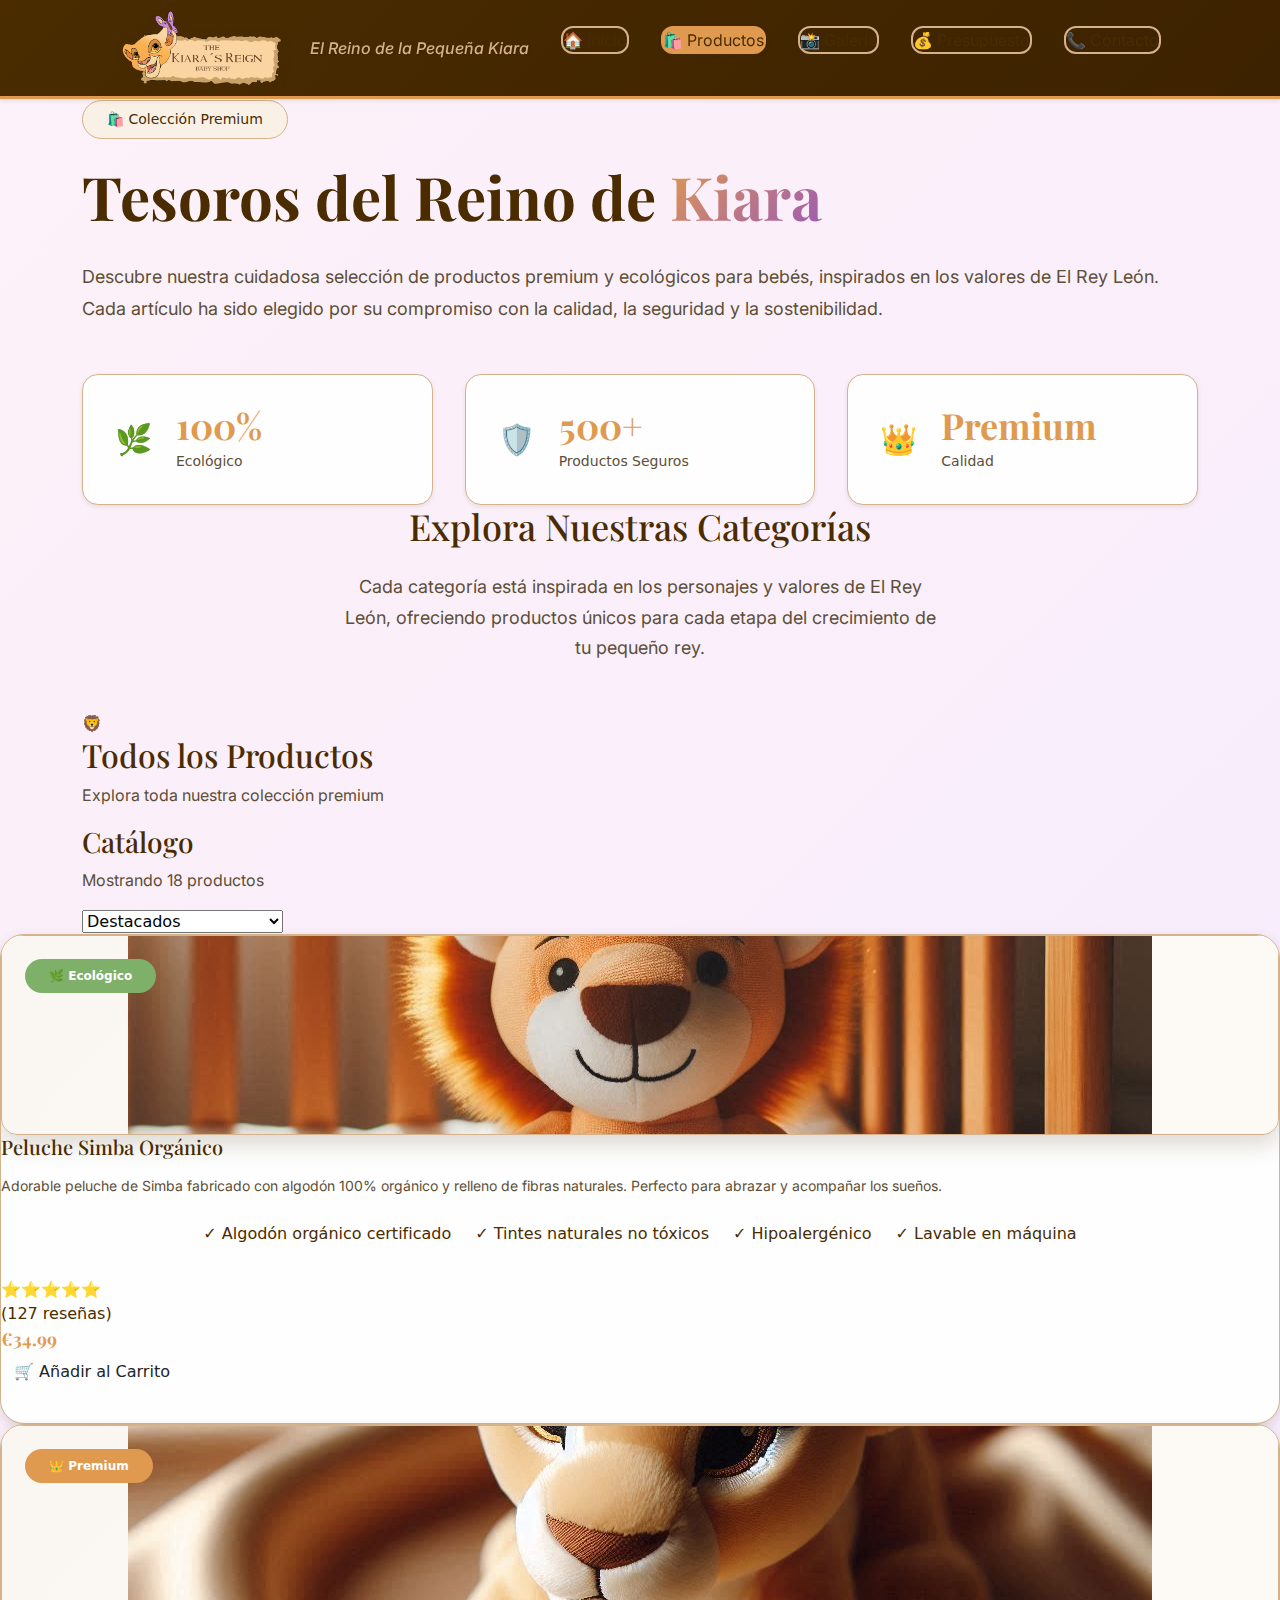
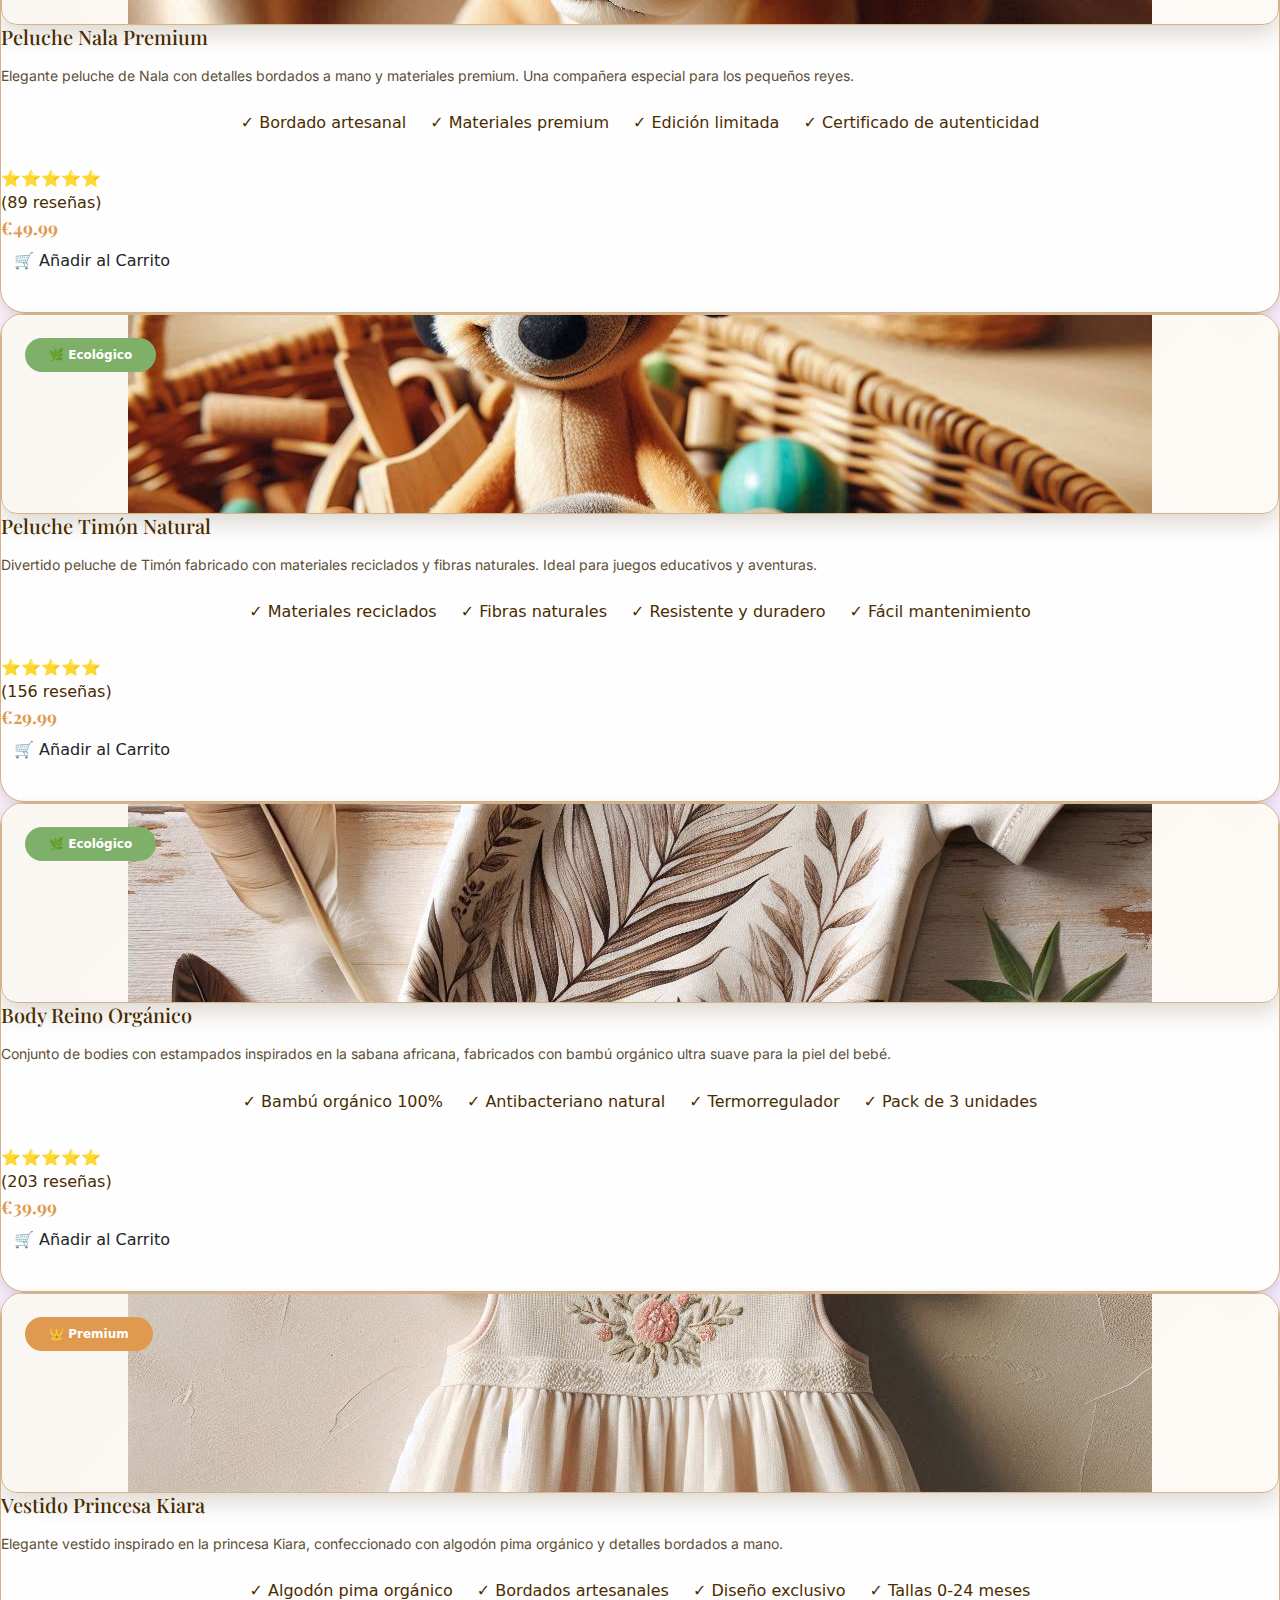
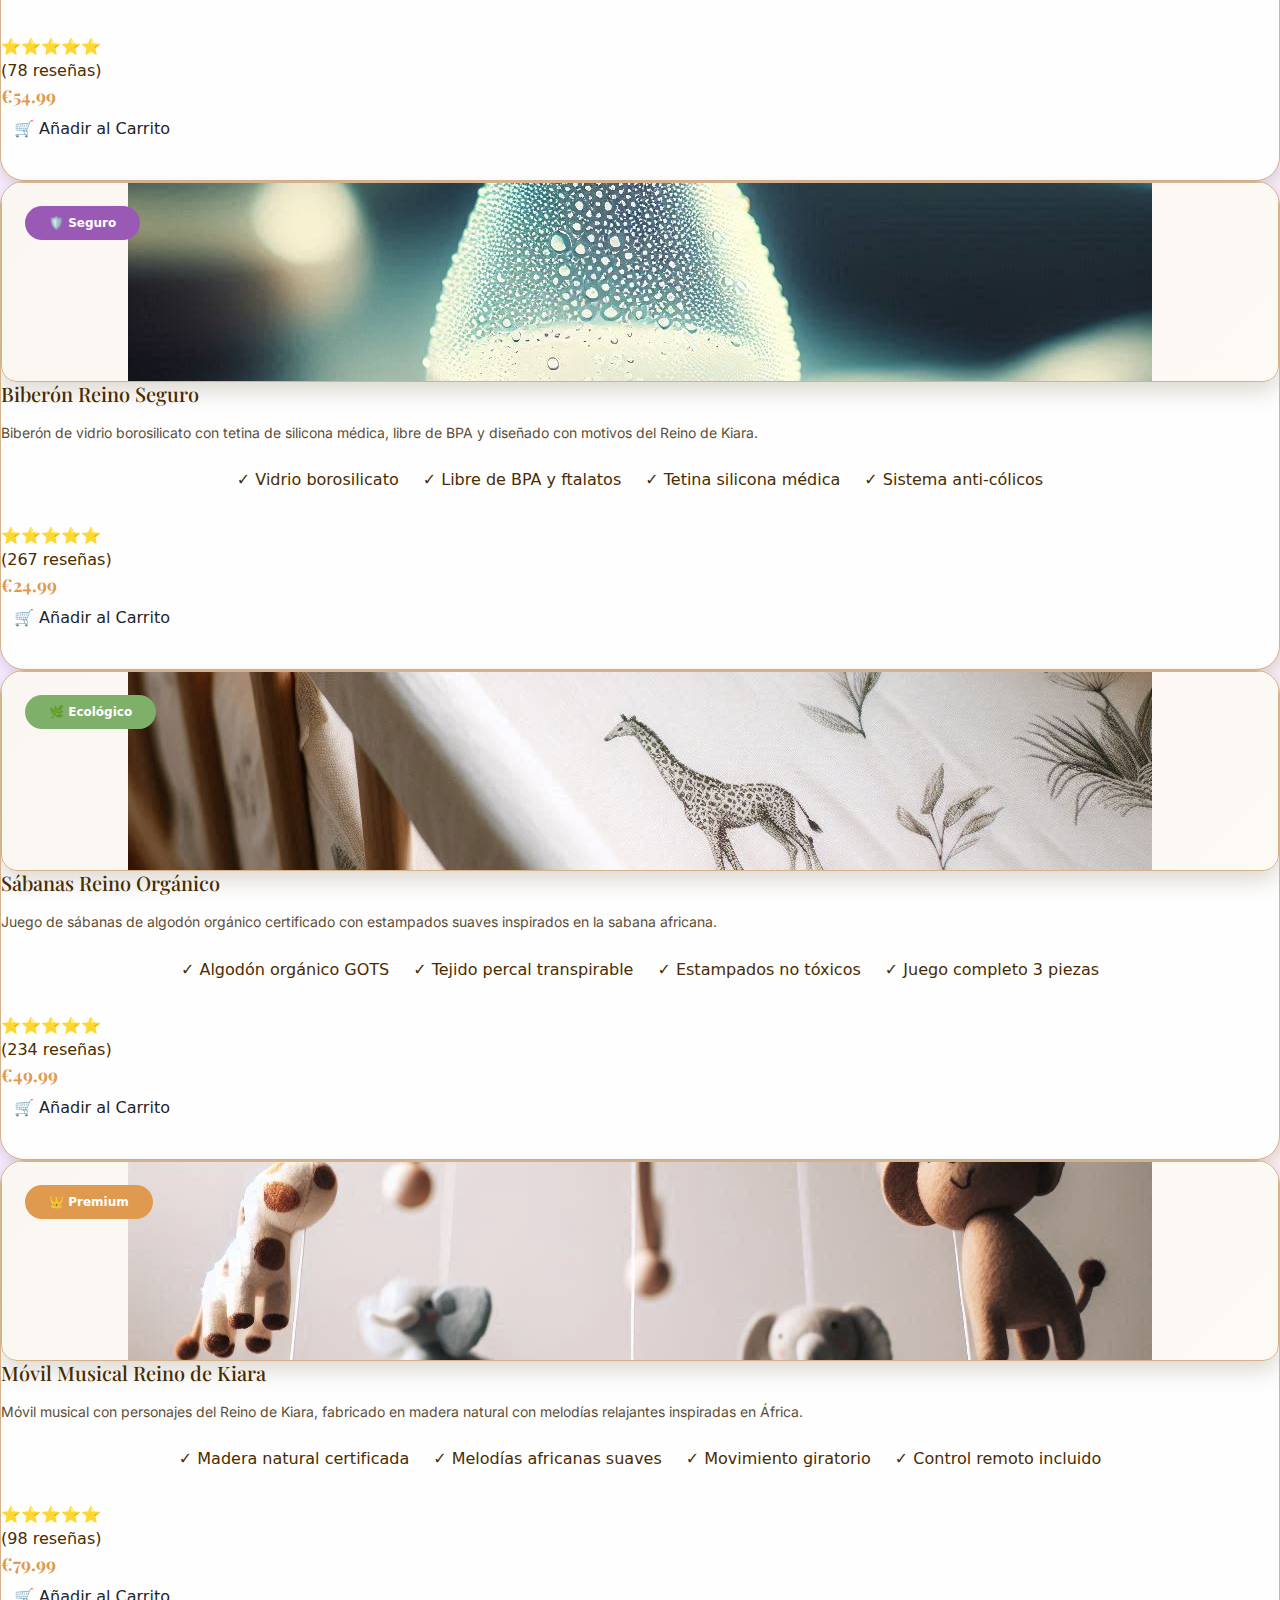
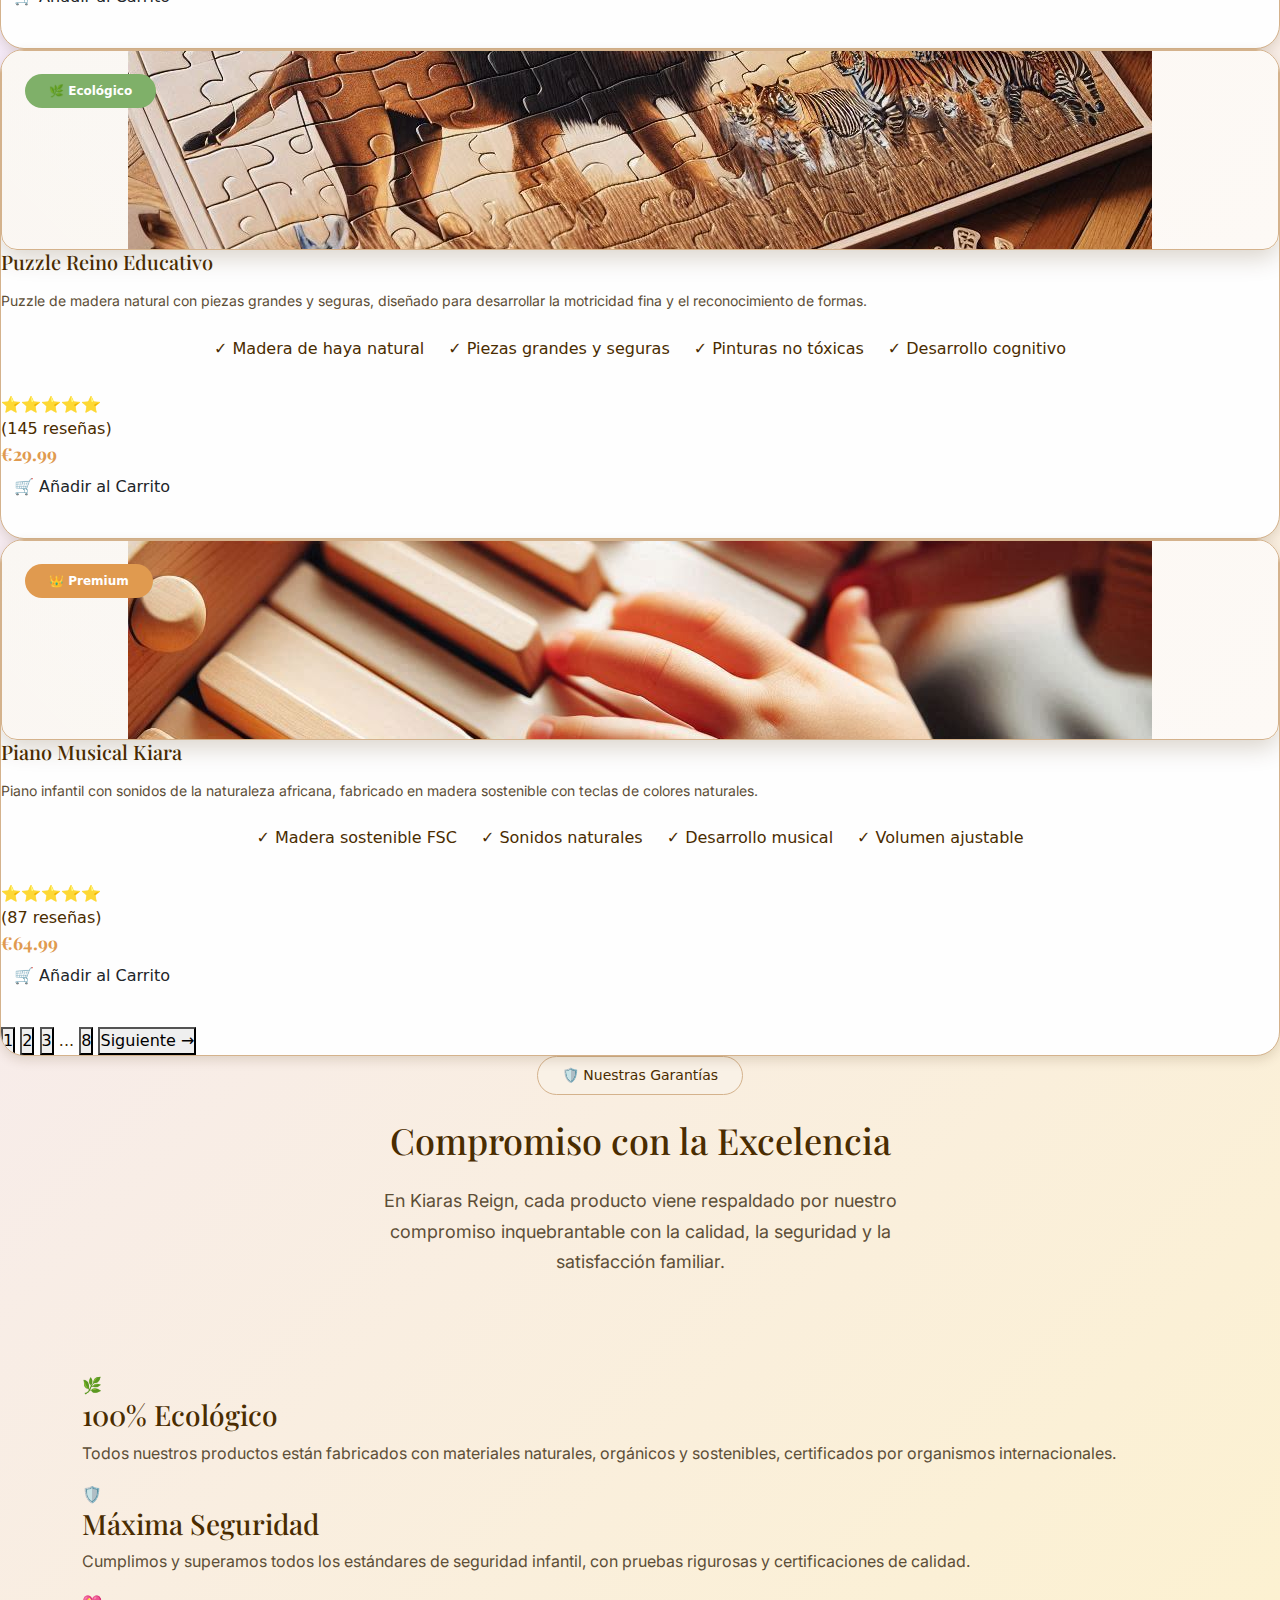
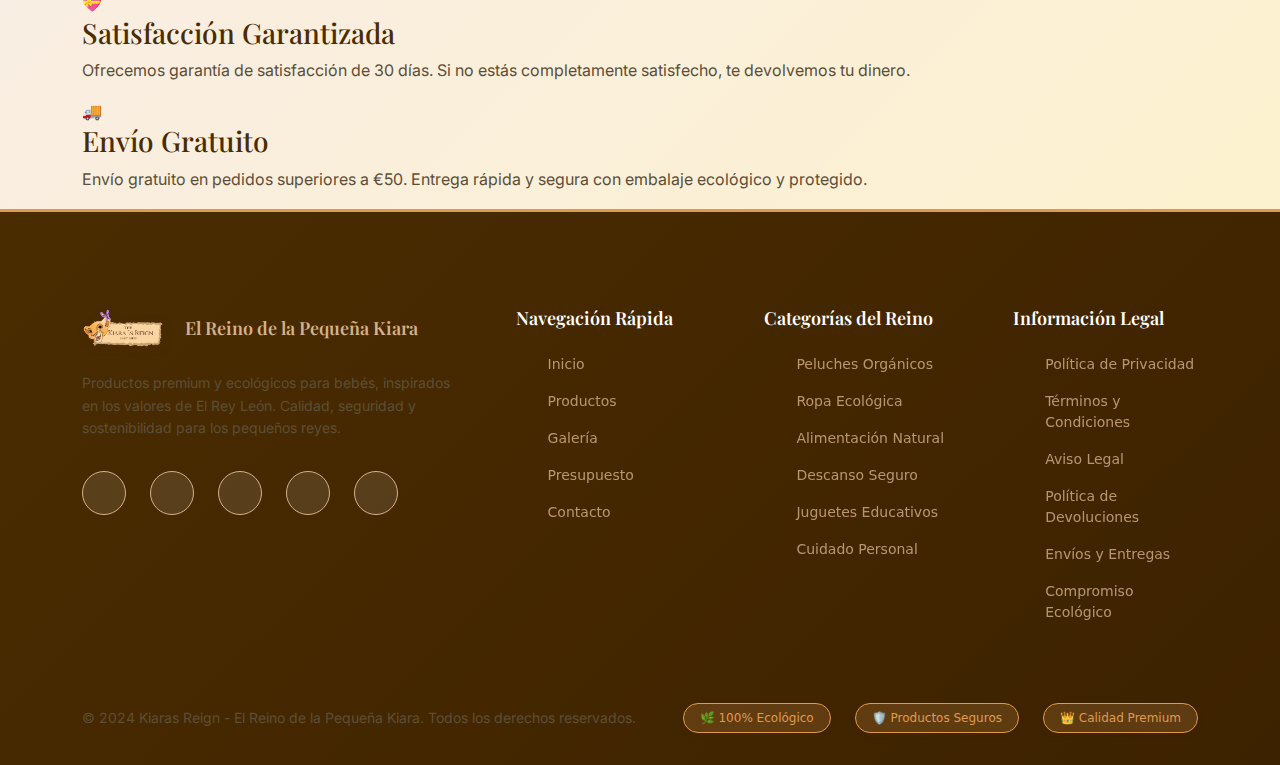
<file: views/productos.html>
<!DOCTYPE html>
<html lang="es">
<head>
    <meta charset="UTF-8">
    <meta name="viewport" content="width=device-width, initial-scale=1.0">
    <title>Productos Premium | Kiaras Reign - Tienda Ecológica para Bebés</title>
    <meta name="description" content="Descubre nuestra colección premium de productos ecológicos para bebés inspirados en El Rey León. Peluches orgánicos, ropa natural, alimentación segura y más.">
    <meta name="keywords" content="productos bebés ecológicos, peluches orgánicos, ropa bebé natural, alimentación infantil, juguetes educativos, Rey León">
    <meta name="author" content="Kiaras Reign Baby Shop">
    <meta name="robots" content="index, follow">
    
    <!-- Open Graph -->
    <meta property="og:title" content="Productos Premium | Kiaras Reign">
    <meta property="og:description" content="Colección premium de productos ecológicos para bebés inspirados en El Rey León">
    <meta property="og:type" content="website">
    <meta property="og:url" content="https://kiarasreign.com/productos">
    <meta property="og:image" content="https://kiarasreign.com/images/productos-og.jpg">
    
    <link rel="canonical" href="https://kiarasreign.com/productos">
    <link rel="stylesheet" href="../css/style.css">
    <link rel="preconnect" href="https://fonts.googleapis.com">
    <link rel="preconnect" href="https://fonts.gstatic.com" crossorigin>
    <link href="https://fonts.googleapis.com/css2?family=Playfair+Display:wght@400;600;700&family=Inter:wght@300;400;500;600&display=swap" rel="stylesheet">

    <!-- Enlace al CSS de Bootstrap -->
    <link href="https://cdn.jsdelivr.net/npm/bootstrap@5.3.3/dist/css/bootstrap.min.css" rel="stylesheet" integrity="sha384-QWTKZyjpPEjISv5WaRU9OFeRpok6YctnYmDr5pNlyT2bRjXh0JMhjY6hW+ALEwIH" crossorigin="anonymous">

    <!-- Enlace al JavaScript de Bootstrap (Bundle con Popper ) -->
    <script src="https://cdn.jsdelivr.net/npm/bootstrap@5.3.3/dist/js/bootstrap.bundle.min.js" integrity="sha384-YvpcrYf0tY3lHB60NNkmXc5s9fDVZLESaAA55NDzOxhy9GkcIdslK1eN7N6jIeHz" crossorigin="anonymous"></script>


    <link rel="stylesheet" href="https://cdnjs.cloudflare.com/ajax/libs/font-awesome/6.5.2/css/all.min.css" integrity="sha512-SnH5WK+bZxgPHs44uWIX+LLJAJ9/2PkPKZ5QiAj6Ta86w+fsb2TkcmfRyVX3pBnMFcV7oQPJkl9QevSCWr3W6A==" crossorigin="anonymous" referrerpolicy="no-referrer" >
</head>
<body>
    <!-- Header Principal -->
    <header class="main-header">
        <nav class="navbar">
            <div class="nav-container">
              <div class="logo">
  <div class="logo-icon">
    <img src="../images/logo.png" width="1241" height="570" alt="Kiaras Reign - El Reino de la Pequeña Kiara" class="logo-image">
  </div>
  <div class="logo-text">
    <span class="tagline">El Reino de la Pequeña Kiara</span>
  </div>
</div>

                <ul class="nav-menu">
                    <li><a href="../index.html" class="nav-link">🏠 Inicio</a></li>
                    <li><a href="productos.html" class="nav-link active">🛍️ Productos</a></li>
                    <li><a href="galeria.html" class="nav-link">📸 Galería</a></li>
                    <li><a href="presupuesto.html" class="nav-link">💰 Presupuesto</a></li>
                    <li><a href="contacto.html" class="nav-link">📞 Contacto</a></li>
                </ul>
                <div class="hamburger">
                    <span></span>
                    <span></span>
                    <span></span>
                </div>
            </div>
        </nav>
    </header>

    <!-- Contenido Principal -->
    <main class="main-content">
        <!-- Hero de Productos -->
        <section class="products-hero">
            <div class="container">
                <div class="hero-content">
                    <div class="section-badge">🛍️ Colección Premium</div>
                    <h1 class="hero-title">
                        Tesoros del Reino de 
                        <span class="text-gradient">Kiara</span>
                    </h1>
                    <p class="hero-description">
                        Descubre nuestra cuidadosa selección de productos premium y ecológicos para bebés, 
                        inspirados en los valores de El Rey León. Cada artículo ha sido elegido por su 
                        compromiso con la calidad, la seguridad y la sostenibilidad.
                    </p>
                    <div class="hero-stats">
                        <div class="stat-item">
                            <div class="stat-icon">🌿</div>
                            <div class="stat-text">
                                <div class="stat-number">100%</div>
                                <div class="stat-label">Ecológico</div>
                            </div>
                        </div>
                        <div class="stat-item">
                            <div class="stat-icon">🛡️</div>
                            <div class="stat-text">
                                <div class="stat-number">500+</div>
                                <div class="stat-label">Productos Seguros</div>
                            </div>
                        </div>
                        <div class="stat-item">
                            <div class="stat-icon">👑</div>
                            <div class="stat-text">
                                <div class="stat-number">Premium</div>
                                <div class="stat-label">Calidad</div>
                            </div>
                        </div>
                    </div>
                </div>
            </div>
        </section>

        <!-- Filtros de Categorías -->
        <section class="categories-section">
            <div class="container">
                <div class="categories-header">
                    <h2 class="section-title">Explora Nuestras Categorías</h2>
                    <p class="section-description">
                        Cada categoría está inspirada en los personajes y valores de El Rey León, 
                        ofreciendo productos únicos para cada etapa del crecimiento de tu pequeño rey.
                    </p>
                </div>
                <div class="categories-grid">
                    <div class="category-card active" data-category="all">
                        <div class="category-icon">🦁</div>
                        <h2 class="category-title">Todos los Productos</h2>
                        <p class="category-description">Explora toda nuestra colección premium</p>
                    </div>
                    
                </div>
            </div>
        </section>

        <!-- Catálogo de Productos -->
        <section class="catalog-section">
            <div class="container">
                <div class="catalog-header">
                    <div class="catalog-info">
                        <h3 class="catalog-title">Catálogo </h3>
                        <p class="catalog-count">Mostrando <span id="product-count">18</span> productos</p>
                    </div>
                    <div class="catalog-controls">
                        <select class="sort-select">
                            <option value="featured">Destacados</option>
                            <option value="price-low">Precio: Menor a Mayor</option>
                            <option value="price-high">Precio: Mayor a Menor</option>
                            <option value="name">Nombre A-Z</option>
                            <option value="newest">Más Nuevos</option>
                        </select>
                    </div>
                </div>
                </div>
                <div class="products-catalog" id="products-catalog">
                    <!-- Peluches Orgánicos -->
                    <div class="product-card" data-category="peluches">
                        <div class="product-badge eco">🌿 Ecológico</div>
                        <div class="product-image">
                            <div class="image-placeholder">
                                <div class="image-content">
                                <img src="../images/simba.jpg" width="1024" height="1024" alt="Simba" class="simba-image">
                            </div>
                        </div>
                        <div class="product-info">
                            <h3 class="product-title">Peluche Simba Orgánico</h3>
                            <p class="product-description">
                                Adorable peluche de Simba fabricado con algodón 100% orgánico y relleno 
                                de fibras naturales. Perfecto para abrazar y acompañar los sueños.
                            </p>
                            <div class="product-features">
                                <span class="feature">✓ Algodón orgánico certificado</span>
                                <span class="feature">✓ Tintes naturales no tóxicos</span>
                                <span class="feature">✓ Hipoalergénico</span>
                                <span class="feature">✓ Lavable en máquina</span>
                            </div>
                            <div class="product-rating">
                                <div class="stars">⭐⭐⭐⭐⭐</div>
                                <span class="rating-text">(127 reseñas)</span>
                            </div>
                            <div class="product-price">€34.99</div>
                            <button class="btn btn-product">🛒 Añadir al Carrito</button>
                        </div>
                    </div>
                    </div>
                </div>                        
                    <div class="product-card" data-category="peluches">
                        <div class="product-badge premium">👑 Premium</div>
                        <div class="product-image">
                            <div class="image-placeholder">
                                <div class="image-content">
                                <img src="../images/nala.jpg" width="1024" height="1024" alt="Nala" class="nala-image">
                            </div>
                        </div>
                        <div class="product-info">
                            <h3 class="product-title">Peluche Nala Premium</h3>
                            <p class="product-description">
                                Elegante peluche de Nala con detalles bordados a mano y materiales 
                                premium. Una compañera especial para los pequeños reyes.
                            </p>
                            <div class="product-features">
                                <span class="feature">✓ Bordado artesanal</span>
                                <span class="feature">✓ Materiales premium</span>
                                <span class="feature">✓ Edición limitada</span>
                                <span class="feature">✓ Certificado de autenticidad</span>
                            </div>
                            <div class="product-rating">
                                <div class="stars">⭐⭐⭐⭐⭐</div>
                                <span class="rating-text">(89 reseñas)</span>
                            </div>
                            <div class="product-price">€49.99</div>
                            <button class="btn btn-product">🛒 Añadir al Carrito</button>
                        </div>
                    </div>
                    </div>

                    <div class="product-card" data-category="peluches">
                        <div class="product-badge eco">🌿 Ecológico</div>
                        <div class="product-image">
                            <div class="image-placeholder">
                                <div class="image-content">
                                <img src="../images/timón.jpg" width="1024" height="1024" alt="Timón" class="timón-image">
                            </div>
                        </div>
                        <div class="product-info">
                            <h3 class="product-title">Peluche Timón Natural</h3>
                            <p class="product-description">
                                Divertido peluche de Timón fabricado con materiales reciclados y 
                                fibras naturales. Ideal para juegos educativos y aventuras.
                            </p>
                            <div class="product-features">
                                <span class="feature">✓ Materiales reciclados</span>
                                <span class="feature">✓ Fibras naturales</span>
                                <span class="feature">✓ Resistente y duradero</span>
                                <span class="feature">✓ Fácil mantenimiento</span>
                            </div>
                            <div class="product-rating">
                                <div class="stars">⭐⭐⭐⭐⭐</div>
                                <span class="rating-text">(156 reseñas)</span>
                            </div>
                            <div class="product-price">€29.99</div>
                            <button class="btn btn-product">🛒 Añadir al Carrito</button>
                        </div>
                    </div>
                    </div>

                    <!-- Ropa Ecológica -->
                    <div class="product-card" data-category="ropa">
                        <div class="product-badge eco">🌿 Ecológico</div>
                        <div class="product-image">
                            <div class="image-placeholder">
                                <div class="image-content">
                                <img src="../images/body.jpg" width="1024" height="1024" alt="Body" class="body-image">
                            </div>
                        </div>
                        <div class="product-info">
                            <h3 class="product-title">Body Reino Orgánico</h3>
                            <p class="product-description">
                                Conjunto de bodies con estampados inspirados en la sabana africana, 
                                fabricados con bambú orgánico ultra suave para la piel del bebé.
                            </p>
                            <div class="product-features">
                                <span class="feature">✓ Bambú orgánico 100%</span>
                                <span class="feature">✓ Antibacteriano natural</span>
                                <span class="feature">✓ Termorregulador</span>
                                <span class="feature">✓ Pack de 3 unidades</span>
                            </div>
                            <div class="product-rating">
                                <div class="stars">⭐⭐⭐⭐⭐</div>
                                <span class="rating-text">(203 reseñas)</span>
                            </div>
                            <div class="product-price">€39.99</div>
                            <button class="btn btn-product">🛒 Añadir al Carrito</button>
                        </div>
                    </div>
                    </div>

                    <div class="product-card" data-category="ropa">
                        <div class="product-badge premium">👑 Premium</div>
                        <div class="product-image">
                            <div class="image-placeholder">
                                <div class="image-content">
                                <img src="../images/vestido.jpg" width="1024" height="1024" alt="Vestido" class="vestido-image">
                            </div>
                        </div>
                        <div class="product-info">
                            <h3 class="product-title">Vestido Princesa Kiara</h3>
                            <p class="product-description">
                                Elegante vestido inspirado en la princesa Kiara, confeccionado con 
                                algodón pima orgánico y detalles bordados a mano.
                            </p>
                            <div class="product-features">
                                <span class="feature">✓ Algodón pima orgánico</span>
                                <span class="feature">✓ Bordados artesanales</span>
                                <span class="feature">✓ Diseño exclusivo</span>
                                <span class="feature">✓ Tallas 0-24 meses</span>
                            </div>
                            <div class="product-rating">
                                <div class="stars">⭐⭐⭐⭐⭐</div>
                                <span class="rating-text">(78 reseñas)</span>
                            </div>
                            <div class="product-price">€54.99</div>
                            <button class="btn btn-product">🛒 Añadir al Carrito</button>
                        </div>
                    </div>
                    </div>

                    
                    <!-- Alimentación Natural -->
                    <div class="product-card" data-category="alimentacion">
                        <div class="product-badge safe">🛡️ Seguro</div>
                        <div class="product-image">
                            <div class="image-placeholder">
                                <div class="image-content">
                                <img src="../images/biberón.jpg" width="1024" height="1024" alt="Biberón" class="biberón-image">
                            </div>
                        </div>
                        <div class="product-info">
                            <h3 class="product-title">Biberón Reino Seguro</h3>
                            <p class="product-description">
                                Biberón de vidrio borosilicato con tetina de silicona médica, 
                                libre de BPA y diseñado con motivos del Reino de Kiara.
                            </p>
                            <div class="product-features">
                                <span class="feature">✓ Vidrio borosilicato</span>
                                <span class="feature">✓ Libre de BPA y ftalatos</span>
                                <span class="feature">✓ Tetina silicona médica</span>
                                <span class="feature">✓ Sistema anti-cólicos</span>
                            </div>
                            <div class="product-rating">
                                <div class="stars">⭐⭐⭐⭐⭐</div>
                                <span class="rating-text">(267 reseñas)</span>
                            </div>
                            <div class="product-price">€24.99</div>
                            <button class="btn btn-product">🛒 Añadir al Carrito</button>
                        </div>
                    </div>
                    </div>

                      
                    <!-- Descanso Seguro -->
                    <div class="product-card" data-category="descanso">
                        <div class="product-badge eco">🌿 Ecológico</div>
                        <div class="product-image">
                            <div class="image-placeholder">
                                <div class="image-content">
                                <img src="../images/sabana.jpg" width="1024" height="1024" alt="Sábanas" class="sabana-image">
                            </div>
                        </div>
                        <div class="product-info">
                            <h3 class="product-title">Sábanas Reino Orgánico</h3>
                            <p class="product-description">
                                Juego de sábanas de algodón orgánico certificado con estampados 
                                suaves inspirados en la sabana africana.
                            </p>
                            <div class="product-features">
                                <span class="feature">✓ Algodón orgánico GOTS</span>
                                <span class="feature">✓ Tejido percal transpirable</span>
                                <span class="feature">✓ Estampados no tóxicos</span>
                                <span class="feature">✓ Juego completo 3 piezas</span>
                            </div>
                            <div class="product-rating">
                                <div class="stars">⭐⭐⭐⭐⭐</div>
                                <span class="rating-text">(234 reseñas)</span>
                            </div>
                            <div class="product-price">€49.99</div>
                            <button class="btn btn-product">🛒 Añadir al Carrito</button>
                        </div>
                    </div>
                    </div>

                    <div class="product-card" data-category="descanso">
                        <div class="product-badge premium">👑 Premium</div>
                        <div class="product-image">
                            <div class="image-placeholder">
                                <div class="image-content">
                                <img src="../images/móvil.jpg" width="1024" height="1024" alt="Móvil" class="móvil-image">
                            </div>
                        </div>
                        <div class="product-info">
                            <h3 class="product-title">Móvil Musical Reino de Kiara</h3>
                            <p class="product-description">
                                Móvil musical con personajes del Reino de Kiara, fabricado en 
                                madera natural con melodías relajantes inspiradas en África.
                            </p>
                            <div class="product-features">
                                <span class="feature">✓ Madera natural certificada</span>
                                <span class="feature">✓ Melodías africanas suaves</span>
                                <span class="feature">✓ Movimiento giratorio</span>
                                <span class="feature">✓ Control remoto incluido</span>
                            </div>
                            <div class="product-rating">
                                <div class="stars">⭐⭐⭐⭐⭐</div>
                                <span class="rating-text">(98 reseñas)</span>
                            </div>
                            <div class="product-price">€79.99</div>
                            <button class="btn btn-product">🛒 Añadir al Carrito</button>
                        </div>
                    </div>
                    </div>

                    <!-- Juguetes Educativos -->
                    <div class="product-card" data-category="juguetes">
                        <div class="product-badge eco">🌿 Ecológico</div>
                        <div class="product-image">
                            <div class="image-placeholder">
                                <div class="image-content">
                                <img src="../images/puzzle.jpg" width="1024" height="1024" alt="Puzzle Ecológico" class="puzzle-image">
                            </div>
                        </div>
                        <div class="product-info">
                            <h3 class="product-title">Puzzle Reino Educativo</h3>
                            <p class="product-description">
                                Puzzle de madera natural con piezas grandes y seguras, diseñado 
                                para desarrollar la motricidad fina y el reconocimiento de formas.
                            </p>
                            <div class="product-features">
                                <span class="feature">✓ Madera de haya natural</span>
                                <span class="feature">✓ Piezas grandes y seguras</span>
                                <span class="feature">✓ Pinturas no tóxicas</span>
                                <span class="feature">✓ Desarrollo cognitivo</span>
                            </div>
                            <div class="product-rating">
                                <div class="stars">⭐⭐⭐⭐⭐</div>
                                <span class="rating-text">(145 reseñas)</span>
                            </div>
                            <div class="product-price">€29.99</div>
                            <button class="btn btn-product">🛒 Añadir al Carrito</button>
                        </div>
                    </div>
                    </div>

                    <div class="product-card" data-category="juguetes">
                        <div class="product-badge premium">👑 Premium</div>
                        <div class="product-image">
                            <div class="image-placeholder">
                                <div class="image-content">
                                <img src="../images/piano.jpg" width="1024" height="1024" alt="Piano Ecológico" class="piano-image">
                            </div>
                        </div>
                        <div class="product-info">
                            <h3 class="product-title">Piano Musical Kiara</h3>
                            <p class="product-description">
                                Piano infantil con sonidos de la naturaleza africana, fabricado 
                                en madera sostenible con teclas de colores naturales.
                            </p>
                            <div class="product-features">
                                <span class="feature">✓ Madera sostenible FSC</span>
                                <span class="feature">✓ Sonidos naturales</span>
                                <span class="feature">✓ Desarrollo musical</span>
                                <span class="feature">✓ Volumen ajustable</span>
                            </div>
                            <div class="product-rating">
                                <div class="stars">⭐⭐⭐⭐⭐</div>
                                <span class="rating-text">(87 reseñas)</span>
                            </div>
                            <div class="product-price">€64.99</div>
                            <button class="btn btn-product">🛒 Añadir al Carrito</button>
                        </div>
                    </div>

                    <div class="catalog-pagination">
                    <button class="pagination-btn active">1</button>
                    <button class="pagination-btn">2</button>
                    <button class="pagination-btn">3</button>
                    <span class="pagination-dots">...</span>
                    <button class="pagination-btn">8</button>
                    <button class="pagination-btn next">Siguiente →</button>
                </div>
            </div>
        </section>

        <!-- Sección de Garantías -->
        <section class="guarantees-section">
            <div class="container">
                <div class="section-header">
                    <div class="section-badge">🛡️ Nuestras Garantías</div>
                    <h2 class="section-title">Compromiso con la Excelencia</h2>
                    <p class="section-description">
                        En Kiaras Reign, cada producto viene respaldado por nuestro compromiso 
                        inquebrantable con la calidad, la seguridad y la satisfacción familiar.
                    </p>
                </div>
                <div class="guarantees-grid">
                    <div class="guarantee-card">
                        <div class="guarantee-icon">🌿</div>
                        <h3 class="guarantee-title">100% Ecológico</h3>
                        <p class="guarantee-description">
                            Todos nuestros productos están fabricados con materiales naturales, 
                            orgánicos y sostenibles, certificados por organismos internacionales.
                        </p>
                    </div>
                    <div class="guarantee-card">
                        <div class="guarantee-icon">🛡️</div>
                        <h3 class="guarantee-title">Máxima Seguridad</h3>
                        <p class="guarantee-description">
                            Cumplimos y superamos todos los estándares de seguridad infantil, 
                            con pruebas rigurosas y certificaciones de calidad.
                        </p>
                    </div>
                    <div class="guarantee-card">
                        <div class="guarantee-icon">💝</div>
                        <h3 class="guarantee-title">Satisfacción Garantizada</h3>
                        <p class="guarantee-description">
                            Ofrecemos garantía de satisfacción de 30 días. Si no estás completamente 
                            satisfecho, te devolvemos tu dinero.
                        </p>
                    </div>
                    <div class="guarantee-card">
                        <div class="guarantee-icon">🚚</div>
                        <h3 class="guarantee-title">Envío Gratuito</h3>
                        <p class="guarantee-description">
                            Envío gratuito en pedidos superiores a €50. Entrega rápida y segura 
                            con embalaje ecológico y protegido.
                        </p>
                    </div>
                </div>
            </div>
        </section>
    </main>

    <!-- Footer -->
    <footer class="main-footer">
        <div class="container">
            <div class="footer-content">
                <div class="footer-section">
                    <div class="footer-logo">
                        <div class="logo-icon"><img src="../images/logo.png" width="1241" height="570" alt="Kiaras Reign" class="footer-logo-image"></div>
                        <div class="logo-text">
                            <span>El Reino de la Pequeña Kiara</span>
                            
                        </div>
                    </div>
                    <p class="footer-description">
                        Productos premium y ecológicos para bebés, inspirados en los valores 
                        de El Rey León. Calidad, seguridad y sostenibilidad para los pequeños reyes.
                    </p>
                    <div class="footer-social">
                         <a href="#" class="social-icon-link" aria-label="Facebook">
                             <i class="fab fa-facebook-f"></i>
                         </a>
                         <a href="#" class="social-icon-link" aria-label="Instagram">
                             <i class="fab fa-instagram"></i>
                         </a>
                         <a href="#" class="social-icon-link" aria-label="TikTok">
                             <i class="fab fa-tiktok"></i>
                         </a>
                         <a href="#" class="social-icon-link" aria-label="YouTube">
                             <i class="fab fa-youtube"></i>
                         </a>
                         <a href="#" class="social-icon-link" aria-label="Pinterest">
                             <i class="fab fa-pinterest"></i>
                         </a>
</div>
                </div>
                
                <div class="footer-section">
                    <h4 class="footer-title">Navegación Rápida</h4>
                    <ul class="footer-links">
                        <li><a href="index.html"> Inicio</a></li>
                        <li><a href="productos.html"> Productos</a></li>
                        <li><a href="galeria.html">Galería</a></li> 
                        <li><a href="presupuesto.html"> Presupuesto</a></li>
                        <li><a href="contacto.html"> Contacto</a></li>
                    </ul>
                </div>
                
                <div class="footer-section">
                    <h4 class="footer-title">Categorías del Reino</h4>
                    <ul class="footer-links">
                        <li><a href="productos.html"> Peluches Orgánicos</a></li>
                        <li><a href="productos.html"> Ropa Ecológica</a></li>
                        <li><a href="productos.html"> Alimentación Natural</a></li>
                        <li><a href="productos.html"> Descanso Seguro</a></li>
                        <li><a href="productos.html"> Juguetes Educativos</a></li>
                        <li><a href="productos.html"> Cuidado Personal</a></li>
                    </ul>
                </div>
                
                <div class="footer-section">
                    <h4 class="footer-title">Información Legal</h4>
                    <ul class="footer-links">
                        <li><a href="#"> Política de Privacidad</a></li>
                        <li><a href="#"> Términos y Condiciones</a></li>
                        <li><a href="#"> Aviso Legal</a></li>
                        <li><a href="#"> Política de Devoluciones</a></li>
                        <li><a href="#"> Envíos y Entregas</a></li>
                        <li><a href="#"> Compromiso Ecológico</a></li>
                    </ul>
                </div>
            </div>
            
            <div class="footer-bottom">
                <div class="footer-bottom-content">
                    <p>&copy; 2024 Kiaras Reign - El Reino de la Pequeña Kiara. Todos los derechos reservados.</p>
                    <div class="footer-badges">
                        <span class="badge">🌿 100% Ecológico</span>
                        <span class="badge">🛡️ Productos Seguros</span>
                        <span class="badge">👑 Calidad Premium</span>
                    </div>
                </div>
            </div>
        </div>
    </footer>

    <script src="../js/script.js"></script>
</body>
</html>
</file>
<file: css/style.css>
/* ===== RESET Y CONFIGURACIONES GLOBALES ===== */
* {
    margin: 0;
    padding: 0;
    box-sizing: border-box;
}

html {
    scroll-behavior: smooth;
    font-size: 16px;
}

body {
    font-family: 'Inter', -apple-system, BlinkMacSystemFont, 'Segoe UI', Roboto, sans-serif;
    line-height: 1.6;
    color: var(--text-primary);
    background: linear-gradient(135deg, #FDF2F8 0%, #F3E8FF 50%, #FEF3C7 100%);
    min-height: 100vh;
}

/* ===== VARIABLES CSS ===== */
:root {
    /* Colores Primarios - Basados en mi prototipo Figma */
    --brown-savana: #4A2C00;
    --cream: #D4B28C;
    --golden-kiara: #E09A4F;
    
    /* Colores Secundarios */
    --purple-butterfly: #9B59B6;
    --green-savana: #7FB069;
    --baby-pink: #F2C8B8;
    
    /* Colores Neutros */
    --white-cloud: #FEFEFE;
    --smooth-grey: #F5F5F5;
    --medium-grey: #8B8B8B;
    
    /* Colores de Texto */
    --text-primary: #4A2C00;;
    --text-secondary: #5D4E37;
    --text-light: #8B7355;
    --text-white: #FFFFFF;
    
    /* Fondos */
    --bg-primary: #FEFEFE;
    --bg-secondary: #FDF8F3;
    --bg-accent: #F9F1E6;
    
    /* Sombras */
    --shadow-sm: 0 2px 4px rgba(74, 44, 0, 0.1);
    --shadow-md: 0 4px 12px rgba(74, 44, 0, 0.15);
    --shadow-lg: 0 8px 25px rgba(74, 44, 0, 0.2);
    --shadow-xl: 0 12px 35px rgba(74, 44, 0, 0.25);
    
    /* Transiciones */
    --transition-fast: 0.2s ease-in-out;
    --transition-normal: 0.3s ease-in-out;
    --transition-slow: 0.5s ease-in-out;
    
    /* Espaciados */
    --spacing-xs: 0.5rem;   /* 8px */
    --spacing-sm: 1rem;     /* 16px */
    --spacing-md: 1.5rem;   /* 24px */
    --spacing-lg: 2rem;     /* 32px */
    --spacing-xl: 3rem;     /* 48px */
    --spacing-2xl: 4rem;    /* 64px */
    --spacing-3xl: 6rem;    /* 96px */
    
    /* Tipografía */
    --font-heading: 'Playfair Display', Georgia, serif;
    --font-body: 'Inter', -apple-system, BlinkMacSystemFont, sans-serif;
    
    /* Tamaños de Fuente */
    --text-xs: 0.75rem;     /* 12px */
    --text-sm: 0.875rem;    /* 14px */
    --text-base: 1rem;      /* 16px */
    --text-lg: 1.125rem;    /* 18px */
    --text-xl: 1.25rem;     /* 20px */
    --text-2xl: 1.5rem;     /* 24px */
    --text-3xl: 1.875rem;   /* 30px */
    --text-4xl: 2.25rem;    /* 36px */
    --text-5xl: 3rem;       /* 48px */
    --text-6xl: 3.75rem;    /* 60px */
    
    /* Radios de Borde */
    --radius-sm: 6px;
    --radius-md: 12px;
    --radius-lg: 16px;
    --radius-xl: 24px;
    --radius-full: 9999px;

    
}
/* Títulos principales  */
h1, h2, h3, h4, h5, h6 {
    font-family: var(--font-heading);
    font-weight: 600;
    line-height: 1.2;
    color: var(--brown-savana) 
    margin-bottom (--spacing-sm);
}

/* Título principal del hero */
.hero-title, .page-title {
    color: var(--brown-savana) !important;
}

/* Títulos de sección */
.section-title {
    color: var(--brown-savana) !important;
}

/* Texto de formularios */
.form-label {
    color: var(--brown-savana) !important;
} 


p, .form-description, .section-description {
    color: var(--text-secondary) !important;
}


body {
    color: var(--brown-savana);
}

/* ===== TIPOGRAFÍA ===== */
h1, h2, h3, h4, h5, h6 {
    font-family: var(--font-heading);
    font-weight: 600;
    line-height: 1.2;
    color: var(--brown-savana);
    margin-bottom: var(--spacing-sm);
}

h1 {
    font-size: var(--text-5xl);
    font-weight: 700;
}

h2 {
    font-size: var(--text-4xl);
    font-weight: 600;
}

h3 {
    font-size: var(--text-3xl);
    font-weight: 600;
}

h4 {
    font-size: var(--text-2xl);
    font-weight: 500;
}

p {
    font-family: var(--font-body);
    font-size: var(--text-base);
    line-height: 1.7;
    color: var(--text-secondary);
    margin-bottom: var(--spacing-md);
}

/* ===== UTILIDADES ===== */
.container {
    max-width: 1200px;
    margin: 0 auto;
    padding: 0 var(--spacing-1g);
}

.text-gradient {
    background: linear-gradient(135deg, var(--golden-kiara), var(--purple-butterfly));
    -webkit-background-clip: text;
    -webkit-text-fill-color: transparent;
    background-clip: text;
}

.section-badge {
    display: inline-flex;
    align-items: center;
    gap: var(--spacing-xs);
    background: var(--bg-accent);
    color: var(--brown-savana);
    padding: var(--spacing-xs) var(--spacing-md);
    border-radius: var(--radius-full);
    font-size: var(--text-sm);
    font-weight: 500;
    margin-bottom: var(--spacing-md);
    border: 1px solid var(--cream);
}

.section-title {
    font-size: var(--text-4xl);
    color: var(--brown-savana);
    margin-bottom: var(--spacing-md);
    text-align: center;
}

.section-description {
    font-size: var(--text-lg);
    color: var(--text-secondary);
    text-align: center;
    max-width: 600px;
    margin: 0 auto var(--spacing-xl);
}

/* ===== BOTONES ===== */
.btn {
    display: inline-flex;
    align-items: center;
    gap: var(--spacing-xs);
    padding: var(--spacing-md) var(--spacing-lg);
    border-radius: var(--radius-md);
    font-family: var(--font-body);
    font-size: var(--text-base);
    font-weight: 500;
    text-decoration: none;
    transition: all var(--transition-normal);
    cursor: pointer;
    border: none;
    position: relative;
    overflow: hidden;
}

.btn-primary {
    background: linear-gradient(135deg, var(--golden-kiara), #D4A574);
    color: var(--text-white);
    box-shadow: var(--shadow-md);
}

.btn-primary:hover {
    transform: translateY(-2px);
    box-shadow: var(--shadow-lg);
    background: linear-gradient(135deg, #D4A574, var(--golden-kiara));
}

.btn-secondary {
    background: var(--bg-primary);
    color: var(--brown-savana);
    border: 2px solid var(--cream);
    box-shadow: var(--shadow-sm);
}

.btn-secondary:hover {
    background: var(--cream);
    transform: translateY(-2px);
    box-shadow: var(--shadow-md);
}

.btn-product {
    background: var(--green-savana);
    color: var(--text-white);
    font-size: var(--text-sm);
    padding: var(--spacing-sm) var(--spacing-md);
    margin-top: var(--spacing-1g);
}

.btn-product:hover {
    background: #6B9B5A;
    transform: translateY(-1px);
}

.btn-primary-large {
    background: linear-gradient(135deg, var(--brown-savana), #5D3A1A);
    color: var(--text-white);
    padding: var(--spacing-lg) var(--spacing-2xl);
    font-size: var(--text-lg);
    font-weight: 600;
    box-shadow: var(--shadow-lg);
}

.btn-primary-large:hover {
    transform: translateY(-3px);
    box-shadow: var(--shadow-xl);
}

/* ===== HEADER Y NAVEGACIÓN ===== */




.main-header {
    background: linear-gradient(135deg, var(--brown-savana), #3D2200);
    backdrop-filter: blur(10px);
    border-bottom: 3px solid var(--golden-kiara);
    position: fixed;
    top: 0;
    left: 0;
    right: 0;
    z-index: 1000;
    box-shadow: var(--shadow-sm);
}

.navbar {
    padding: var(--spacing-md) 0;
}

.nav-container {
    max-width: 1200px;
    margin: 0 auto;
    padding: 0 var(--spacing-md);
    display: flex;
    align-items: center;
    justify-content: space-between;
}

.logo {
    display: flex;
    align-items: center;
    gap: var(--spacing-md);
    text-decoration: none;
}

.logo-icon {
    font-size: var(--text-4xl);
    filter: drop-shadow(2px 2px 4px rgba(74, 44, 0, 0.2));
}

.logo-text h1 {
    font-family: var(--font-heading);
    font-size: var(--text-2xl);
    font-weight: 700;
    color: var(--cream);
    margin: 0;
    line-height: 1;
}

.logo-image {
    height: 100px;
    width: auto;
    object-fit: contain;
    display: block;
}

.logo {
    display: flex;
    align-items: center;
    gap: var(--spacing-sm);
}

.logo-text .tagline {
    font-size: var(--text-sm);
    color: var(--cream) !important;
    font-weight: 500;
    font-style: italic;
    text-shadow: 0 1px 2px rgba(0,0,0,0.1);
}

@media (max-width: 768px) { 
    .logo-image {
        height: 50px;
    }
    
    .logo {
        flex-direction: column;
        text-align: center;
        gap: var(--spacing-xs);
    }
    
    .logo-text .tagline {
        font-size: var(--text-xs); 
    }
}

@media (min-width: 1200px) {
    .logo-image {
        height: 80px;
    }
    
    .logo-text .tagline {
        font-size: var(--text-base); 
    }
}

.logo h1 {
    display: none;
}

.tagline {
    font-family: var(--font-body);
    font-size: var(--text-sm);
    color: var(--text-light);
    font-style: italic;
}

.nav-menu {
    display: flex;
    list-style: none;
    gap: var(--spacing-lg);
    align-items: center;
}

.nav-link {
    font-family: var(--font-body);
    font-size: var(--text-base);
    font-weight: 500;
    color: var(--golden-kiara);
    text-decoration: none;
    padding: var(--spacing-sm) var(--spacing-md);
    border: 2px solid var(--cream)  !important;
    border-radius: var(--radius-md);
    transition: all var(--transition-normal);
    position: relative;
    display: flex;
    align-items: center;
    gap: var(--spacing-xs);
}

.nav-link:hover {
    color: var(--brown-savana);
    background: var(--golden-kiara);
    border-color: var(--golden-kiara) !important;
    transform: translateY(-1px);
    box-shadow: 0 4px 12px rgba(224, 154, 79, 0.3);
}

.nav-link.active {
    color: var(--brown-savana);
    background: var(--golden-kiara);
    border-color: var(--golden-kiara) !important;
    box-shadow: var(--shadow-sm);
}

.hamburger {
    display: none;
    flex-direction: column;
    cursor: pointer;
    gap: 4px;
}

.hamburger span {
    width: 25px;
    height: 3px;
    background: var(--white-cloud);
    box-shadow: 0 1px 2px rgba(0,0,0,0.2);
    border-radius: 2px;
    transition: all var(--transition-normal);
}

.hamburger:hover span {
  background: var(--golden-kiara) !important;
}

/* ===== CONTENIDO PRINCIPAL ===== */
.main-content {
    margin-top: 100px;
}

/* ===== SECCIÓN HERO ===== */
.hero-section {
    padding: var(--spacing-3xl) 0;
    background: linear-gradient(135deg, 
        rgba(253, 242, 248, 0.8) 0%, 
        rgba(243, 232, 255, 0.8) 50%, 
        rgba(254, 243, 199, 0.8) 100%);
    position: relative;
    overflow: hidden;
}

.hero-container {
    max-width: 1200px;
    margin: 0 auto;
    padding: 0 var(--spacing-md);
    display: grid;
    grid-template-columns: 1fr 1fr;
    gap: var(--spacing-3xl);
    align-items: center;
}

.hero-content {
    z-index: 2;
}

.hero-badge {
    display: inline-flex;
    align-items: center;
    gap: var(--spacing-xs);
    background: var(--green-savana);
    color: var(--text-white);
    padding: var(--spacing-sm) var(--spacing-lg);
    border-radius: var(--radius-full);
    font-size: var(--text-sm);
    font-weight: 600;
    margin-bottom: var(--spacing-lg);
    box-shadow: var(--shadow-md);
}

.hero-title {
    font-size: var(--text-6xl);
    font-weight: 700;
    line-height: 1.1;
    margin-bottom: var(--spacing-lg);
    color: var(--brown-savana);
}

.hero-description {
    font-size: var(--text-lg);
    color: var(--text-secondary);
    margin-bottom: var(--spacing-xl);
    line-height: 1.8;
}

.hero-buttons {
    display: flex;
    gap: var(--spacing-md);
    margin-bottom: var(--spacing-xl);
    flex-wrap: wrap;
}

.hero-features {
    display: flex;
    gap: var(--spacing-lg);
    flex-wrap: wrap;
}

.feature-item {
    display: flex;
    align-items: center;
    gap: var(--spacing-xs);
    font-size: var(--text-sm);
    font-weight: 500;
    color: var(--text-secondary);
}

.feature-icon {
    font-size: var(--text-lg);
}

.hero-visual {
    position: relative;
    display: flex;
    align-items: center;
    justify-content: center;
}

.floating-elements {
    position: absolute;
    top: 0;
    left: 0;
    right: 0;
    bottom: 0;
    pointer-events: none;
}

.floating-item {
    position: absolute;
    font-size: var(--text-3xl);
    animation: float 6s ease-in-out infinite;
}

.floating-item.crown {
    top: 10%;
    right: 20%;
    animation-delay: 0s;
}

.floating-item.leaf {
    top: 60%;
    left: 10%;
    animation-delay: 1.5s;
}

.floating-item.heart {
    bottom: 20%;
    right: 30%;
    animation-delay: 3s;
}

.floating-item.star {
    top: 30%;
    left: 20%;
    animation-delay: 4.5s;
}

@keyframes float {
    0%, 100% { transform: translateY(0px) rotate(0deg); }
    50% { transform: translateY(-20px) rotate(5deg); }
}

.hero-image-placeholder {
    width: 400px;
    height: 400px;
    background: linear-gradient(135deg, var(--cream), var(--baby-pink));
    border-radius: var(--radius-xl);
    display: flex;
    align-items: center;
    justify-content: center;
    box-shadow: var(--shadow-xl);
    border: 3px solid var(--golden-kiara);
    position: relative;
    overflow: hidden;
}

.hero-image-placeholder::before {
    content: '';
    position: absolute;
    top: -50%;
    left: -50%;
    width: 200%;
    height: 200%;
    background: linear-gradient(45deg, transparent, rgba(255, 255, 255, 0.1), transparent);
    animation: shimmer 3s infinite;
}

@keyframes shimmer {
    0% { transform: translateX(-100%) translateY(-100%) rotate(45deg); }
    100% { transform: translateX(100%) translateY(100%) rotate(45deg); }
}

.image-content {
    text-align: center;
    z-index: 2;
}

.image-icon {
    font-size: var(--text-6xl);
    display: block;
    margin-bottom: var(--spacing-md);
    filter: drop-shadow(2px 2px 4px rgba(0, 0, 0, 0.1));
}

.image-content p {
    font-family: var(--font-heading);
    font-size: var(--text-lg);
    font-weight: 600;
    color: var(--brown-savana);
    margin: 0;
}

/* ===== SECCIÓN SOBRE NOSOTROS ===== */
.about-section {
    padding: var(--spacing-3xl) 0;
    background: var(--bg-primary);
}

.about-content {
    display: grid;
    grid-template-columns: 1fr 1fr;
    gap: var(--spacing-3xl);
    align-items: center;
}

.about-text {
    padding-right: var(--spacing-lg);
}

.about-description p {
    font-size: var(--text-lg);
    line-height: 1.8;
    margin-bottom: var(--spacing-lg);
}

.about-description strong {
    color: var(--brown-savana);
    font-weight: 600;
}

.about-description em {
    color: var(--golden-kiara);
    font-style: italic;
}

.about-stats {
    display: grid;
    grid-template-columns: repeat(3, 1fr);
    gap: var(--spacing-lg);
    margin-top: var(--spacing-xl);
}

.stat-item {
    text-align: center;
    padding: var(--spacing-lg);
    background: var(--bg-accent);
    border-radius: var(--radius-lg);
    border: 1px solid var(--cream);
}

.stat-number {
    font-family: var(--font-heading);
    font-size: var(--text-4xl);
    font-weight: 700;
    color: var(--golden-kiara);
    line-height: 1;
    margin-bottom: var(--spacing-xs);
}

.stat-label {
    font-size: var(--text-sm);
    font-weight: 500;
    color: var(--text-secondary);
}

.about-image {
    position: relative;
}

.about-main-image {
    width: 100%;
    height: 100%;
    object-fit: cover; 
    border-radius: 20px; 
}

.hero-main-image {
    width: 100%;
    height: 100%;
    object-fit: cover; 
    border-radius: 20px; 
}

.image-placeholder {
    width: 100%;
    height: 400px;
    background: linear-gradient(135deg, var(--baby-pink), var(--purple-butterfly));
    border-radius: var(--radius-xl);
    display: flex;
    align-items: center;
    justify-content: center;
    box-shadow: var(--shadow-lg);
    border: 2px solid var(--cream);
    position: relative;
    overflow: hidden;
}

.image-badges {
    position: absolute;
    top: var(--spacing-md);
    left: var(--spacing-md);
    display: flex;
    flex-direction: column;
    gap: var(--spacing-sm);
}

.badge {
    padding: var(--spacing-xs) var(--spacing-md);
    border-radius: var(--radius-full);
    font-size: var(--text-xs);
    font-weight: 600;
    box-shadow: var(--shadow-sm);
}

.badge.eco {
    background: var(--green-savana);
    color: var(--text-white);
}

.badge.premium {
    background: var(--golden-kiara);
    color: var(--text-white);
}

/* ===== SECCIÓN PRODUCTOS ===== */
.products-section {
    padding: var(--spacing-3xl) 0;
    background: var(--bg-secondary);
}

.section-header {
    text-align: center;
    margin-bottom: var(--spacing-3xl);
}

.products-grid {
    display: grid;
    grid-template-columns: repeat(auto-fit, minmax(350px, 1fr));
    gap: var(--spacing-2xl);
    margin-bottom: var(--spacing-3xl);
    align-items: stretch;
}

.product-card {
    background: var(--bg-primary);
    border-radius: var(--radius-xl);
    padding: var(--spacing-1g);
    box-shadow: var(--shadow-md);
    display: flex; 
    flex-direction: column; 
    justify-content: space-between; 
    height: 100%;
    border: 1px solid var(--cream);
    transition: all var(--transition-normal);
    position: relative;
    overflow: hidden;
}

.product-card:hover {
    transform: translateY(-5px);
    box-shadow: var(--shadow-xl);
}

.product-badge {
    position: absolute;
    top: var(--spacing-md);
    left: var(--spacing-md);
    padding: var(--spacing-xs) var(--spacing-md);
    border-radius: var(--radius-full);
    font-size: var(--text-xs);
    font-weight: 600;
    z-index: 10;
}

.product-badge.eco {
    background: var(--green-savana);
    color: var(--text-white);
}

.product-badge.premium {
    background: var(--golden-kiara);
    color: var(--text-white);
}

.product-badge.safe {
    background: var(--purple-butterfly);
    color: var(--text-white);
}

.product-image {
    margin-bottom: var(--spacing-lg);
    position: relative;
}

.product-image .image-placeholder {
    height: 200px;
    background: linear-gradient(135deg, #F9F5F0, #FDF8F3); 
    border-radius: var(--radius-lg);
    border: 1px solid var(--cream);
    
    display: flex;
    flex-direction: column; 
    align-items: center;  
    justify-content: center;
    text-align: center;
    
    position: relative;
    overflow: hidden;
}

.product-image .image-placeholder::before {
    content: '';
    position: absolute;
    top: -50%;
    left: -50%;
    width: 200%;
    height: 200%;
    background: linear-gradient(45deg, transparent, rgba(255, 255, 255, 0.3), transparent);
    animation: shimmer 4s infinite;
}

.product-image .image-content {
    z-index: 2;
    padding: var(--spacing-md);
}

.product-image .image-icon {
    font-size: var(--text-5xl);
    margin-bottom: var(--spacing-sm);
    filter: drop-shadow(2px 2px 4px rgba(0, 0, 0, 0.1));
}

.product-image .image-content p {
    font-family: var(--font-heading);
    font-size: var(--text-lg);
    font-weight: 600;
    color: var(--brown-savana);
    margin: 0;
}

.product-content {
    text-align: center;
}

.product-title {
    font-size: var(--text-xl);
    color: var(--brown-savana);
    margin-bottom: var(--spacing-sm);
}

.product-description {
    font-size: var(--text-sm);
    color: var(--text-secondary);
    margin-bottom: var(--spacing-md);
    line-height: 1.6;
}

.product-features {
    display: flex;
    justify-content: center;
    gap: var(--spacing-md);
    margin-bottom: var(--spacing-lg);
    flex-wrap: wrap;
}

.product-feature {
    font-size: var(--text-xs);
    color: var(--text-light);
    background: var(--bg-accent);
    padding: var(--spacing-xs) var(--spacing-sm);
    border-radius: var(--radius-sm);
    border: 1px solid var(--cream);
}

.product-footer {
    display: flex;
    justify-content: space-between;
    align-items: center;
    margin-top: var(--spacing-lg);
}

.product-price {
    font-family: var(--font-heading);
    font-size: var(--text-lg);
    font-weight: 700;
    color: var(--golden-kiara);
}

.products-cta {
    text-align: center;
}

/* ===== SECCIÓN CONTACTO ===== */
.contact-hero {
    padding: var(--spacing-3xl) 0;
    background: linear-gradient(135deg, 
        rgba(253, 242, 248, 0.8) 0%, 
        rgba(243, 232, 255, 0.8) 50%, 
        rgba(254, 243, 199, 0.8) 100%);
}

.hero-stats {
    display: grid;
    grid-template-columns: repeat(3, 1fr);
    gap: var(--spacing-lg);
    margin-top: var(--spacing-xl);
}

.hero-stats .stat-item {
    display: flex;
    align-items: center;
    gap: var(--spacing-md);
    background: var(--bg-primary);
    padding: var(--spacing-lg);
    border-radius: var(--radius-lg);
    box-shadow: var(--shadow-sm);
    border: 1px solid var(--cream);
}

.stat-icon {
    font-size: var(--text-3xl);
}

.stat-text {
    text-align: left;
}

.contact-main-section {
    padding: var(--spacing-3xl) 0;
    background: var(--bg-primary);
}

.contact-layout {
    display: grid;
    grid-template-columns: 2fr 1fr;
    gap: var(--spacing-3xl);
}

.contact-form-container {
    background: var(--bg-secondary);
    padding: var(--spacing-2xl);
    border-radius: var(--radius-xl);
    box-shadow: var(--shadow-lg);
    border: 1px solid var(--cream);
}

.form-header {
    text-align: center;
    margin-bottom: var(--spacing-xl);
}

.form-title {
    font-size: var(--text-3xl);
    color: var(--brown-savana);
    margin-bottom: var(--spacing-md);
}

.form-description {
    font-size: var(--text-lg);
    color: var(--text-secondary);
    margin: 0;
}

.contact-form {
    display: flex;
    flex-direction: column;
    gap: var(--spacing-lg);
}

.map-card {
  grid-column: 1;
  grid-row: 1;
}

.showroom-card {
  grid-column: 2;
  grid-row: 1;
}

.directions-card {
  grid-column: 1;
  grid-row: 2;
}

.booking-card {
  grid-column: 2;
  grid-row: 2;
}

.map-wrapper {
  height: 350px !important;
  position: relative;
  border-radius: var(--radius-lg);
  overflow: hidden;
}

.map-iframe {
  width: 100%;
  height: 280px !important; 
  border: none;
  border-radius: var(--radius-md);
}

.map-button {
  position: absolute;
  bottom: var(--spacing-md);
  left: 50%;
  transform: translateX(-50%);
  background: var(--golden-kiara);
  color: var(--brown-savana);
  padding: var(--spacing-sm) var(--spacing-lg);
  border-radius: var(--radius-md);
  text-decoration: none;
  font-weight: 600;
  box-shadow: var(--shadow-md);
  transition: all var(--transition-normal);
  z-index: 10;
}

.map-button:hover {
  background: var(--brown-savana);
  color: var(--white-cloud);
  transform: translateX(-50%) translateY(-2px);
  box-shadow: var(--shadow-lg);
}

.info-card {
  background: var(--bg-primary);
  border-radius: var(--radius-lg);
  padding: var(--spacing-xl);
  box-shadow: var(--shadow-md);
  height: fit-content;
  min-height: 350px;
  display: flex;
  flex-direction: column;
}

@media (max-width: 768px) {
  .visit-content {
    grid-template-columns: 1fr;
    grid-template-rows: auto auto auto auto;
    gap: var(--spacing-lg);
  }
  
  .map-card,
  .showroom-card,
  .directions-card,
  .booking-card {
    grid-column: 1;
  }
  
  .map-card { grid-row: 1; }
  .showroom-card { grid-row: 2; }
  .directions-card { grid-row: 3; }
  .booking-card { grid-row: 4; }
  
  .map-wrapper {
    height: 300px !important;
  }
  
  .map-iframe {
    height: 240px !important;
  }
}

@media (max-width: 1024px) and (min-width: 769px) {
  .visit-content {
    gap: var(--spacing-lg);
  }
  
  .info-card {
    min-height: 320px;
    padding: var(--spacing-lg);
  }
}

.form-row {
    display: grid;
    grid-template-columns: 1fr 1fr;
    gap: var(--spacing-lg);
}

.form-group {
    display: flex;
    flex-direction: column;
    gap: var(--spacing-xs);
}

.form-label {
    font-weight: 600;
    color: var(--brown-savana);
    font-size: var(--text-sm);
}

.form-label.required::after {
    content: ' *';
    color: #e74c3c;
}

.form-input,
.form-select,
.form-textarea {
    padding: var(--spacing-md);
    border: 2px solid var(--cream);
    border-radius: var(--radius-md);
    font-family: var(--font-body);
    font-size: var(--text-base);
    background: var(--bg-primary);
    color: var(--text-primary);
    transition: all var(--transition-normal);
}

.form-input:focus,
.form-select:focus,
.form-textarea:focus {
    outline: none;
    border-color: var(--golden-kiara);
    box-shadow: 0 0 0 3px rgba(224, 154, 79, 0.1);
}

.form-input.error,
.form-select.error,
.form-textarea.error {
    border-color: #e74c3c;
}

.form-textarea {
    resize: vertical;
    min-height: 120px;
}

.character-count {
    font-size: var(--text-xs);
    color: var(--text-light);
    text-align: right;
}

.form-error {
    color: #e74c3c;
    font-size: var(--text-xs);
    display: none;
}

.checkbox-container {
    display: flex;
    align-items: flex-start;
    gap: var(--spacing-3x1);
    cursor: pointer;
    font-size: var(--text-sm);
    line-height: 1.5;
}

.checkbox-container input[type="checkbox"] {
    display: none;
}

.checkmark {
    width: 20px;
    height: 20px;
    border: 2px solid var(--cream);
    border-radius: var(--radius-sm);
    background: var(--bg-primary);
    position: relative;
    flex-shrink: 0;
    transition: all var(--transition-normal);
}

.checkbox-container input[type="checkbox"]:checked + .checkmark {
    background: var(--golden-kiara);
    border-color: var(--golden-kiara);
}

.checkbox-container input[type="checkbox"]:checked + .checkmark::after {
    content: '✓';
    position: absolute;
    top: 50%;
    left: 50%;
    transform: translate(-50%, -50%);
    color: var(--text-white);
    font-weight: bold;
    font-size: var(--text-xs);
}

.checkbox-text {
    color: var(--text-secondary);
}

.checkbox-text .link {
    color: var(--golden-kiara);
    text-decoration: underline;
}

.checkbox-grid {
    display: grid;
    grid-template-columns: repeat(auto-fit, minmax(200px, 1fr)); 
    gap: var(--spacing-lg); 
}

.form-submit {
    text-align: center;
    margin-top: var(--spacing-lg);
}

.submit-note {
    margin-top: var(--spacing-md);
    font-size: var(--text-sm);
    color: var(--text-light);
}

.btn-loading {
    display: none;
    align-items: center;
    gap: var(--spacing-xs);
}

.spinner {
    width: 16px;
    height: 16px;
    border: 2px solid rgba(255, 255, 255, 0.3);
    border-top: 2px solid var(--text-white);
    border-radius: 50%;
    animation: spin 1s linear infinite;
}

@keyframes spin {
    0% { transform: rotate(0deg); }
    100% { transform: rotate(360deg); }
}

.contact-info-container {
    display: flex;
    flex-direction: column;
    gap: var(--spacing-lg);
}

.info-card {
    background: var(--bg-secondary);
    border-radius: var(--radius-xl);
    padding: var(--spacing-xl);
    box-shadow: var(--shadow-md);
    border: 1px solid var(--cream);
}

.card-header {
    margin-bottom: var(--spacing-lg);
}

.card-title {
    display: flex;
    align-items: center;
    gap: var(--spacing-sm);
    font-size: var(--text-xl);
    color: var(--brown-savana);
    margin: 0;
}

.card-icon {
    font-size: var(--text-2xl);
}

.contact-detail {
    display: flex;
    gap: var(--spacing-md);
    margin-bottom: var(--spacing-lg);
    align-items: flex-start;
}

.detail-icon {
    font-size: var(--text-xl);
    flex-shrink: 0;
    margin-top: 2px;
}

.detail-content strong {
    color: var(--brown-savana);
    font-weight: 600;
    display: block;
    margin-bottom: var(--spacing-xs);
}

.detail-content p {
    margin: 0;
    color: var(--text-secondary);
}

.detail-content small {
    color: var(--text-light);
    font-size: var(--text-xs);
}

.schedule-item {
    display: flex;
    justify-content: space-between;
    align-items: center;
    padding: var(--spacing-sm) 0;
    border-bottom: 1px solid var(--cream);
}

.schedule-item:last-child {
    border-bottom: none;
}

.schedule-day {
    font-weight: 500;
    color: var(--brown-savana);
}

.schedule-time {
    color: var(--text-secondary);
}

.schedule-note {
    margin-top: var(--spacing-md);
    padding: var(--spacing-md);
    background: var(--bg-accent);
    border-radius: var(--radius-md);
    font-size: var(--text-sm);
    color: var(--text-secondary);
}

/* ===== SECCIÓN UBICACIÓN ===== */
.location-section {
    padding: var(--spacing-3xl) 0;
    background: var(--bg-secondary);
}

.location-content {
    display: grid;
    grid-template-columns: 1fr 1fr;
    gap: var(--spacing-3xl);
    margin-top: var(--spacing-xl);
}

.map-container {
    position: relative;
}

.map-wrapper {
    position: relative;
    width: 100%;
    height: 400px;
    border-radius: var(--radius-xl);
    overflow: hidden;
    box-shadow: var(--shadow-lg);
}

.map-wrapper iframe {
    width: 100%;
    height: 100%;
    border: none;
}

.map-overlay {
    position: absolute;
    top: var(--spacing-lg);
    left: var(--spacing-lg);
    background: rgba(255, 255, 255, 0.95);
    backdrop-filter: blur(10px);
    padding: var(--spacing-lg);
    border-radius: var(--radius-lg);
    box-shadow: var(--shadow-md);
    max-width: 300px;
}

.map-info h3 {
    margin-bottom: var(--spacing-sm);
    color: var(--brown-savana);
}

.map-features {
    margin: var(--spacing-md) 0;
}

.map-features .feature-item {
    display: flex;
    align-items: center;
    gap: var(--spacing-xs);
    margin-bottom: var(--spacing-xs);
    font-size: var(--text-sm);
}

.location-info {
    display: flex;
    flex-direction: column;
    gap: var(--spacing-xl);
}

.info-section {
    background: var(--bg-primary);
    padding: var(--spacing-xl);
    border-radius: var(--radius-lg);
    box-shadow: var(--shadow-sm);
    border: 1px solid var(--cream);
}

.info-title {
    display: flex;
    align-items: center;
    gap: var(--spacing-sm);
    font-size: var(--text-xl);
    color: var(--brown-savana);
    margin-bottom: var(--spacing-md);
}

.info-icon {
    font-size: var(--text-2xl);
}

.info-list {
    list-style: none;
    margin: var(--spacing-md) 0;
}

.info-list li {
    padding: var(--spacing-xs) 0;
    color: var(--text-secondary);
    font-size: var(--text-sm);
}

.transport-options {
    display: flex;
    flex-direction: column;
    gap: var(--spacing-md);
}

.transport-item {
    display: flex;
    gap: var(--spacing-md);
    align-items: flex-start;
}

.transport-icon {
    font-size: var(--text-xl);
    flex-shrink: 0;
    margin-top: 2px;
}

.transport-content strong {
    color: var(--brown-savana);
    font-weight: 600;
    display: block;
    margin-bottom: var(--spacing-xs);
}

.transport-content p {
    margin: 0;
    color: var(--text-secondary);
    font-size: var(--text-sm);
}

.visit-actions {
    display: flex;
    gap: var(--spacing-md);
    margin-top: var(--spacing-md);
    flex-wrap: wrap;
}

.visit-section .container {
  max-width: 1200px;
}

/* ===== SECCIÓN FAQ ===== */
.faq-section {
    padding: var(--spacing-3xl) 0;
    background: var(--bg-primary);
}

.faq-container {
    max-width: 800px;
    margin: 0 auto;
}

.faq-item {
    border: 1px solid var(--cream);
    border-radius: var(--radius-lg);
    margin-bottom: var(--spacing-md);
    overflow: hidden;
    background: var(--bg-secondary);
}

.faq-question {
    padding: var(--spacing-lg);
    background: var(--bg-accent);
    cursor: pointer;
    display: flex;
    justify-content: space-between;
    align-items: center;
    transition: all var(--transition-normal);
}

.faq-question:hover {
    background: var(--cream);
}

.faq-question h3 {
    margin: 0;
    font-size: var(--text-lg);
    color: var(--brown-savana);
}

.faq-toggle {
    font-size: var(--text-2xl);
    font-weight: bold;
    color: var(--golden-kiara);
    transition: transform var(--transition-normal);
}

.faq-answer {
    padding: 0 var(--spacing-lg);
    max-height: 0;
    overflow: hidden;
    transition: all var(--transition-normal);
}

.faq-item.active .faq-answer {
    padding: var(--spacing-lg);
    max-height: 500px;
}

.faq-item.active .faq-toggle {
    transform: rotate(45deg);
}

/* ===== FOOTER ===== */
.main-footer {
    background: linear-gradient(135deg, var(--brown-savana), #3D2200);
    color: var(--golden-kiara);
    border-top: 3px solid var(--golden-kiara);
    padding: var(--spacing-3xl) 0 var(--spacing-lg);
}

.footer-content {
    display: grid;
    grid-template-columns: 2fr 1fr 1fr 1fr;
    gap: var(--spacing-2xl);
    margin-bottom: var(--spacing-2xl);
}

.footer-section h4 {
    display: flex;
    flex-direction: column;
    color: var(--white-cloud) !important;
    font-weight: 600;
}

.footer-logo {
    display: flex;
    align-items: center;
    gap: var(--spacing-sm);
    margin-bottom: var(--spacing-md);
}

.footer-logo-image {
    height: 40px;
    width: auto;
    object-fit: contain;
    display: block;
}

.footer-logo .logo-text span {
    font-family: var(--font-heading);
    font-size: var(--text-lg);
    font-weight: 600;
    color: var(--cream);
}

.footer-description {
    font-size: var(--text-sm);
    line-height: 1.6;
    margin-bottom: var(--spacing-lg);
    color: var(--golden-kiara)
}

.footer-social {
    display: flex;
    gap: var(--spacing-md); 
    align-items: center;
    justify-content: flex-start; 
}

.social-icon-link {
    display: inline-flex;
    align-items: center;
    justify-content: center;
    width: 44px;  
    height: 44px; 
    background-color: rgba(255, 255, 255, 0.1); 
    color: var(--cream); 
    border: 1px solid var(--cream);
    border-radius: 50%; 
    text-decoration: none;
    font-size: var(--text-lg); 
    transition: all var(--transition-normal);
}

.social-icon-link:hover {
    background-color: var(--golden-kiara);
    color: var(--text-white);
    transform: translateY(-3px) scale(1.1);
    box-shadow: var(--shadow-md);
    border-color: var(--golden-kiara);
}

.footer-title {
    font-size: var(--text-lg);
    color: var(--golden-kiara);
    margin-bottom: var(--spacing-md);
    font-family: var(--font-heading);
    font-weight: 600;
}


.footer-links {
    list-style: none;
}

.footer-links li {
    margin-bottom: var(--spacing-sm);
}

.footer-links a {
    color: var(--cream);
    text-decoration: none;
    font-size: var(--text-sm);
    transition: color var(--transition-normal);
    display: flex;
    align-items: center;
    gap: var(--spacing-xs);
    opacity: 0.8;
}

.footer-links a:hover {
    color: var(--golden-kiara);
    opacity: 1;
    transform: translateX(5px);
}

.footer-bottom {
    border-top: 1px solid var(--white-cloud)
    padding-top var(--spacing-lg);
}

.footer-bottom-content {
    display: flex;                  
    justify-content: space-between;
    align-items: center;
    flex-wrap: wrap;
    gap: var(--spacing-md);
}

.footer-bottom p {
    color: rgba(212, 178, 140, 0.8);
    font-size: var(--text-sm);
    margin: 0;
}

.footer-badges {
    display: flex;
    gap: var(--spacing-md);
    flex-wrap: wrap;
}

.footer-badges .badge {
    background: rgba(224, 154, 79, 0.2);
    color: var(--golden-kiara);
    border: 1px solid var(--golden-kiara);
    padding: var(--spacing-xs) var(--spacing-sm);
    border-radius: var(--radius-full);
    font-size: var(--text-xs);
    font-weight: 500;
}

/* ===== RESPONSIVE DESIGN ===== */
@media (max-width: 1024px) {
    .hero-container {
        grid-template-columns: 1fr;
        text-align: center;
    }
    
    .about-content {
        grid-template-columns: 1fr;
    }
    
    .contact-layout {
        grid-template-columns: 1fr;
    }
    
    .location-content {
        grid-template-columns: 1fr;
    }
    
    .footer-content {
        grid-template-columns: 1fr 1fr;
        gap: var(--spacing-xl);
    }
}

@media (max-width: 768px) {
    .nav-menu {
        display: none;
    }
    
    .hamburger {
        display: flex;
    }
    
    .hero-title {
        font-size: var(--text-4xl);
    }
    
    .hero-stats {
        grid-template-columns: 1fr;
    }
    
    .hero-stats .stat-item {
        flex-direction: column;
        text-align: center;
    }
    
    .products-grid {
        grid-template-columns: repeat(3, minmax(350px, 1fr));
    }
    
    .form-row {
        grid-template-columns: 1fr;
    }
    
    .about-stats {
        grid-template-columns: 1fr;
    }
    
    .footer-content {
        grid-template-columns: 1fr;
        text-align: center;
    }
    
    .footer-social {
        justify-content: center;
    }
    
    .footer-bottom-content {
        flex-direction: column;
        text-align: center;
    }
    
    .map-overlay {
        position: static;
        margin-top: var(--spacing-md);
        max-width: none;
    }
    
    .visit-actions {
        justify-content: center;
    }

    .visit-content {
  display: grid;
  grid-template-columns: 1fr 1fr;
  grid-template-rows: auto auto;
  gap: var(--spacing-xl);
  margin-top: var(--spacing-xl);
}

}

@media (max-width: 480px) {
    .container {
        padding: 0 var(--spacing-sm);
    }
    
    .hero-title {
        font-size: var(--text-3xl);
    }
    
    .section-title {
        font-size: var(--text-3xl);
    }
    
    .contact-form-container,
    .info-card,
    .info-section {
        padding: var(--spacing-lg);
    }
    
    .logo-image {
        height: 40px;
    }
    
    .social-icon-link {
        width: 40px;
        height: 40px;
        font-size: var(--text-base);
    }
}

/* ===== UTILIDADES ADICIONALES ===== */
.text-center {
    text-align: center;
}

.text-left {
    text-align: left;
}

.text-right {
    text-align: right;
}

.mb-0 { margin-bottom: 0; }
.mb-1 { margin-bottom: var(--spacing-xs); }
.mb-2 { margin-bottom: var(--spacing-sm); }
.mb-3 { margin-bottom: var(--spacing-md); }
.mb-4 { margin-bottom: var(--spacing-lg); }
.mb-5 { margin-bottom: var(--spacing-xl); }

.mt-0 { margin-top: 0; }
.mt-1 { margin-top: var(--spacing-xs); }
.mt-2 { margin-top: var(--spacing-sm); }
.mt-3 { margin-top: var(--spacing-md); }
.mt-4 { margin-top: var(--spacing-lg); }
.mt-5 { margin-top: var(--spacing-xl); }

.hidden {
    display: none;
}

.visible {
    display: block;
}

.flex {
    display: flex;
}

.flex-center {
    display: flex;
    align-items: center;
    justify-content: center;
}

.flex-between {
    display: flex;
    align-items: center;
    justify-content: space-between;
}

.grid {
    display: grid;
}

.relative {
    position: relative;
}

.absolute {
    position: absolute;
}

.fixed {
    position: fixed;
}

.z-10 {
    z-index: 10;
}

.z-20 {
    z-index: 20;
}

.z-30 {
    z-index: 30;
}

.w-full {
    width: 100%;
}

.h-full {
    height: 100%;
}

.rounded {
    border-radius: var(--radius-md);
}

.rounded-lg {
    border-radius: var(--radius-lg);
}

.rounded-xl {
    border-radius: var(--radius-xl);
}

.rounded-full {
    border-radius: var(--radius-full);
}

.shadow {
    box-shadow: var(--shadow-md);
}

.shadow-lg {
    box-shadow: var(--shadow-lg);
}

.shadow-xl {
    box-shadow: var(--shadow-xl);
}

.transition {
    transition: all var(--transition-normal);
}

.hover-scale:hover {
    transform: scale(1.05);
}

.hover-lift:hover {
    transform: translateY(-5px);
}

.cursor-pointer {
    cursor: pointer;
}

.select-none {
    user-select: none;
}

.overflow-hidden {
    overflow: hidden;
}

.overflow-auto {
    overflow: auto;
}

/* ===== ANIMACIONES ADICIONALES ===== */
@keyframes fadeIn {
    from { opacity: 0; }
    to { opacity: 1; }
}

@keyframes fadeInUp {
    from { 
        opacity: 0; 
        transform: translateY(30px); 
    }
    to { 
        opacity: 1; 
        transform: translateY(0); 
    }
}

@keyframes fadeInDown {
    from { 
        opacity: 0; 
        transform: translateY(-30px); 
    }
    to { 
        opacity: 1; 
        transform: translateY(0); 
    }
}

@keyframes slideInLeft {
    from { 
        opacity: 0; 
        transform: translateX(-30px); 
    }
    to { 
        opacity: 1; 
        transform: translateX(0); 
    }
}

@keyframes slideInRight {
    from { 
        opacity: 0; 
        transform: translateX(30px); 
    }
    to { 
        opacity: 1; 
        transform: translateX(0); 
    }
}

@keyframes pulse {
    0%, 100% { 
        transform: scale(1); 
    }
    50% { 
        transform: scale(1.05); 
    }
}

@keyframes bounce {
    0%, 20%, 53%, 80%, 100% {
        transform: translateY(0);
    }
    40%, 43% {
        transform: translateY(-10px);
    }
    70% {
        transform: translateY(-5px);
    }
    90% {
        transform: translateY(-2px);
    }
}

.animate-fadeIn {
    animation: fadeIn 0.5s ease-in-out;
}

.animate-fadeInUp {
    animation: fadeInUp 0.6s ease-out;
}

.animate-fadeInDown {
    animation: fadeInDown 0.6s ease-out;
}

.animate-slideInLeft {
    animation: slideInLeft 0.6s ease-out;
}

.animate-slideInRight {
    animation: slideInRight 0.6s ease-out;
}

.animate-pulse {
    animation: pulse 2s infinite;
}

.animate-bounce {
    animation: bounce 1s infinite;
}

/* ===== ESTADOS DE CARGA ===== */
.loading {
    position: relative;
    overflow: hidden;
}

.loading::after {
    content: '';
    position: absolute;
    top: 0;
    left: -100%;
    width: 100%;
    height: 100%;
    background: linear-gradient(90deg, transparent, rgba(255, 255, 255, 0.4), transparent);
    animation: loading 1.5s infinite;
}

@keyframes loading {
    0% { left: -100%; }
    100% { left: 100%; }
}

.skeleton {
    background: linear-gradient(90deg, #f0f0f0 25%, #e0e0e0 50%, #f0f0f0 75%);
    background-size: 200% 100%;
    animation: skeleton 1.5s infinite;
}

@keyframes skeleton {
    0% { background-position: 200% 0; }
    100% { background-position: -200% 0; }
}

/* ===== ACCESIBILIDAD ===== */
.sr-only {
    position: absolute;
    width: 1px;
    height: 1px;
    padding: 0;
    margin: -1px;
    overflow: hidden;
    clip: rect(0, 0, 0, 0);
    white-space: nowrap;
    border: 0;
}

.focus-visible:focus {
    outline: 2px solid var(--golden-kiara);
    outline-offset: 2px;
}

@media (prefers-reduced-motion: reduce) {
    *,
    *::before,
    *::after {
        animation-duration: 0.01ms !important;
        animation-iteration-count: 1 !important;
        transition-duration: 0.01ms !important;
    }
}

/* ===== PRINT STYLES ===== */
@media print {
    .main-header,
    .hamburger,
    .floating-elements,
    .btn,
    .footer-social,
    .map-wrapper {
        display: none !important;
    }
    
    .main-content {
        margin-top: 0;
    }
    
    body {
        background: white;
        color: black;
    }
    
    .hero-title,
    .section-title,
    h1, h2, h3, h4, h5, h6 {
        color: black;
    }
    
    .contact-form-container,
    .info-card,
    .product-card {
        border: 1px solid #ccc;
        box-shadow: none;
    }
}

.budget-title, .contact-title, .products-title {
    color: var(--brown-savana) !important;
}

.form-section h3, .form-section h4 {
    color: var(--brown-savana) !important;
    padding: var(--spacing-3xl) 0;
}

.feature-text, .benefit-text {
    color: var(--text-secondary) !important;
}

/* Asegurar que los enlaces mantengan buen contraste */
a {
    color: var(--golden-kiara);
}

a:hover {
    color: var(--brown-savana);
}

:root {
  color-scheme: light only;
}

html {
  color-scheme: light;
}

body {
  background: linear-gradient(135deg, #FDF2F8 0%, #F3E8FF 50%, #FEF3C7 100%) !important;
  color: #4A2C00 !important;
}

.visit-content {
    display: grid;
    grid-template-columns: 1fr 1fr;
    grid-template-rows: auto auto;
    gap: var(--spacing-xl);
    margin-top: var(--spacing-xl);
}

.map-card { grid-column: 1; grid-row: 1; }
.showroom-card { grid-column: 2; grid-row: 1; }
.directions-card { grid-column: 1; grid-row: 2; }
.booking-card { grid-column: 2; grid-row: 2; }

/* Responsive */
@media (max-width: 768px) {
    .visit-content {
        grid-template-columns: 1fr;
        grid-template-rows: auto auto auto auto;
    }
    
    .map-card, .showroom-card, .directions-card, .booking-card {
        grid-column: 1;
    }
    
    .map-card { grid-row: 1; }
    .showroom-card { grid-row: 2; }
    .directions-card { grid-row: 3; }
    .booking-card { grid-row: 4; }
}

/* Layout de 3 columnas en home page */ 
.products-section-grid {
    grid-template-columns: repeat(3, 1fr); 
    max-width: 1200px; 
    margin: 0 auto; 
    overflow-x: auto; 
    white-space: nowrap; 
    padding-bottom: var(--spacing-md); 
}

/* Layout de 3 columnas en products page */ 

.catalog-section-section-grid {
    grid-template-columns: repeat(3, 1fr); 
    max-width: 1200px; 
    margin: 0 auto; 
    overflow-x: auto; 
    white-space: nowrap; 
    padding-bottom: var(--spacing-md); 
}
</file>
